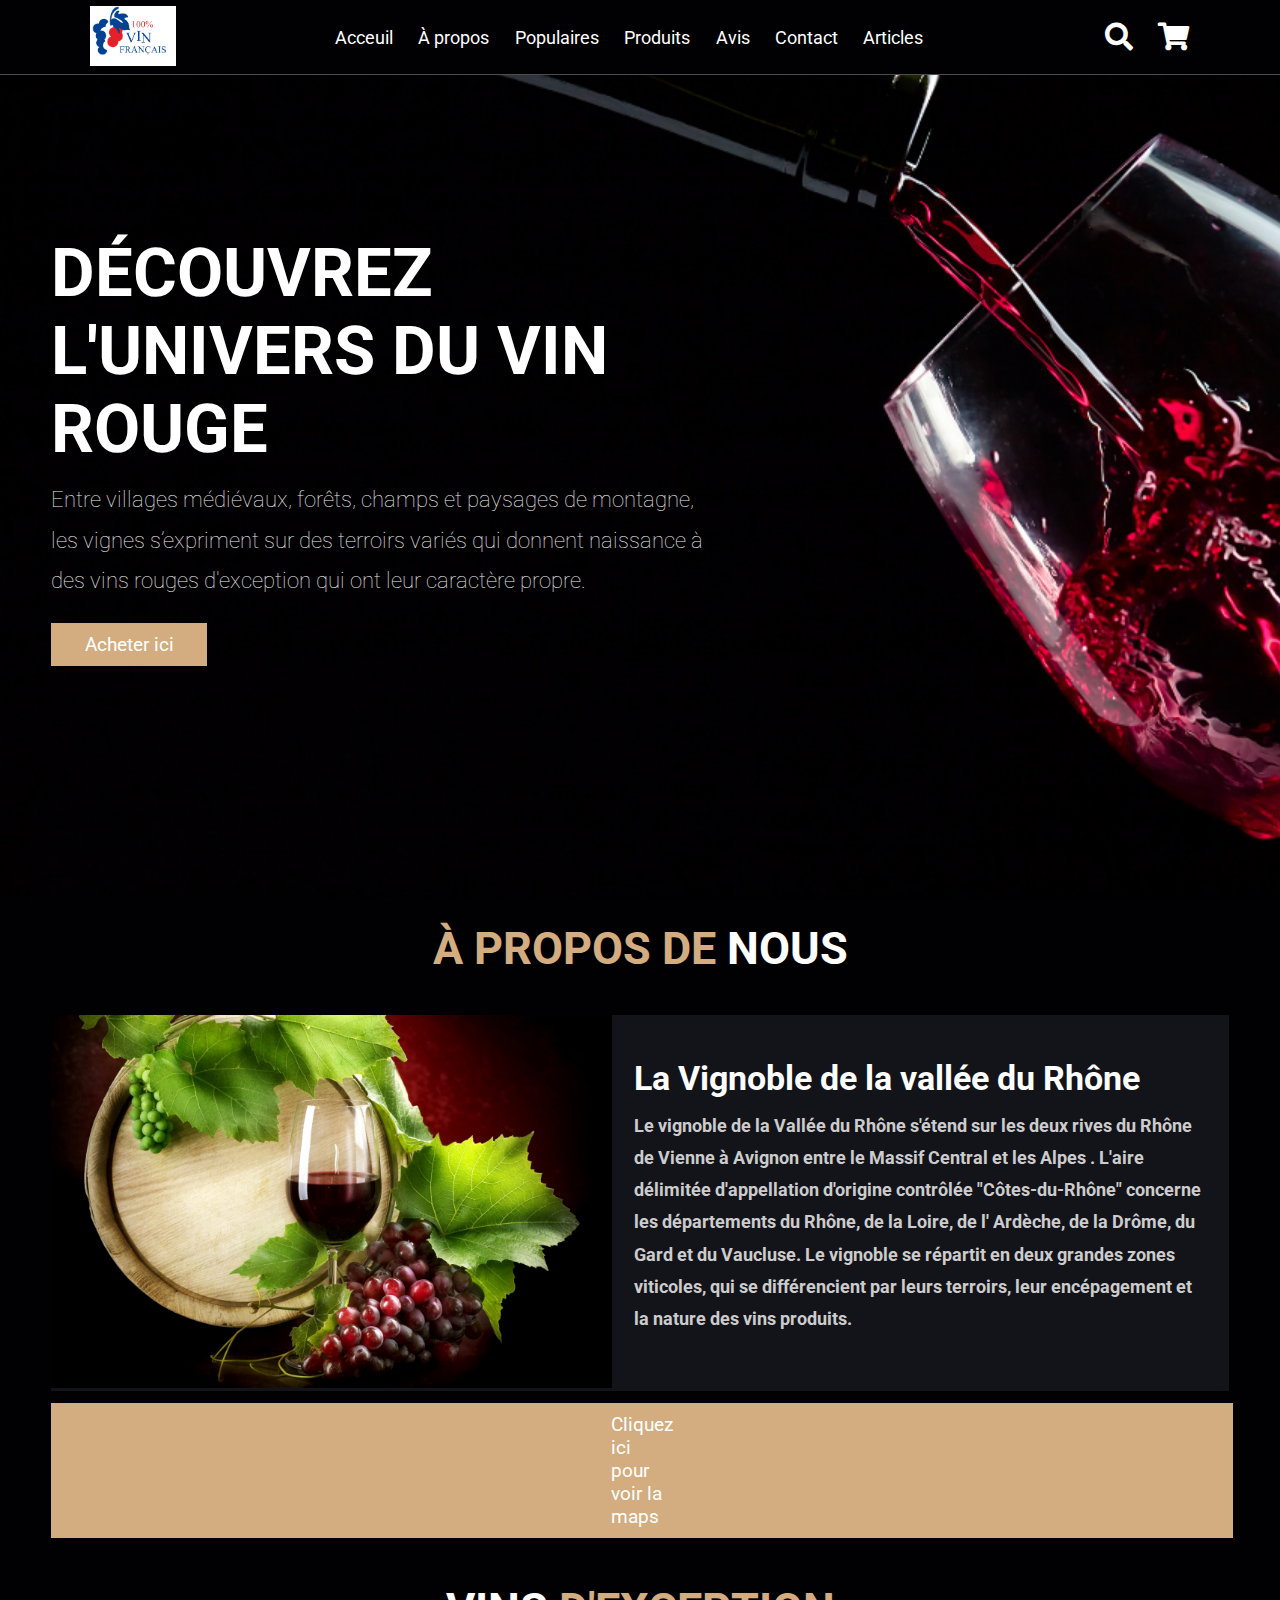
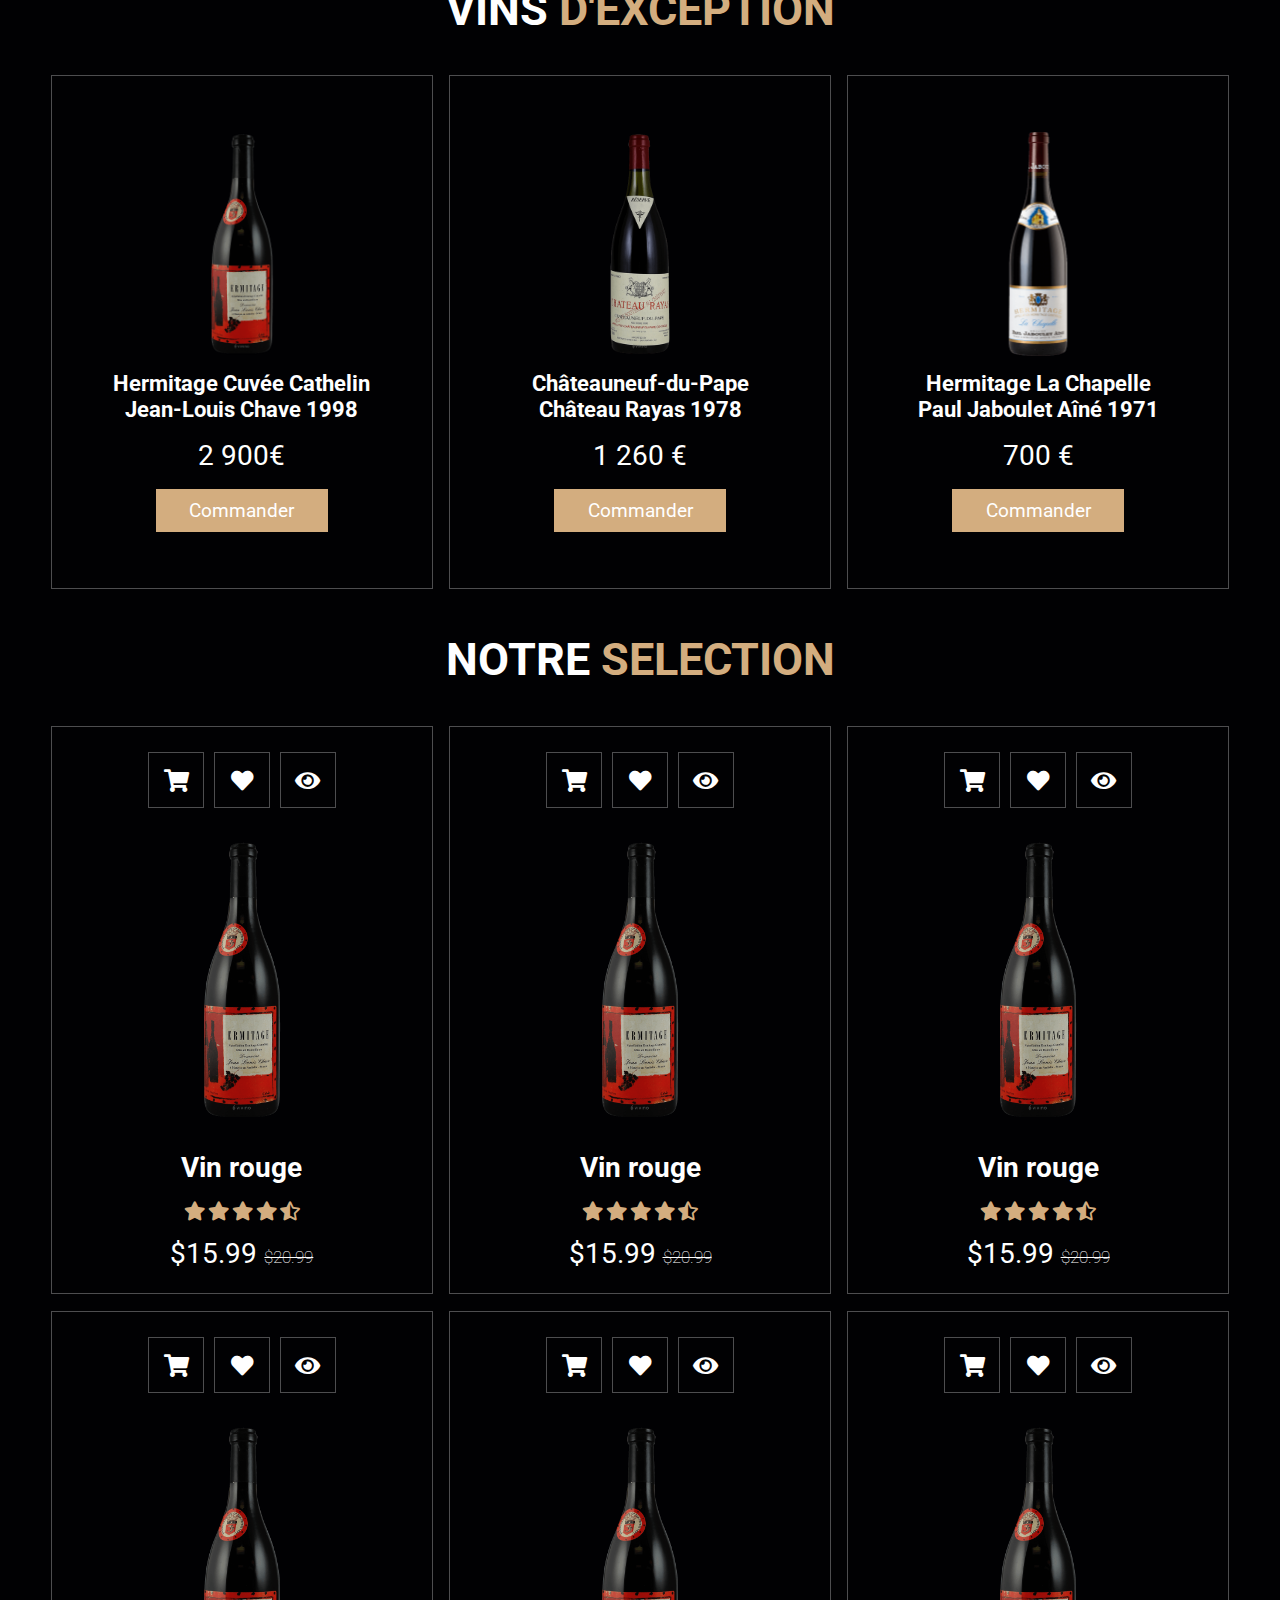
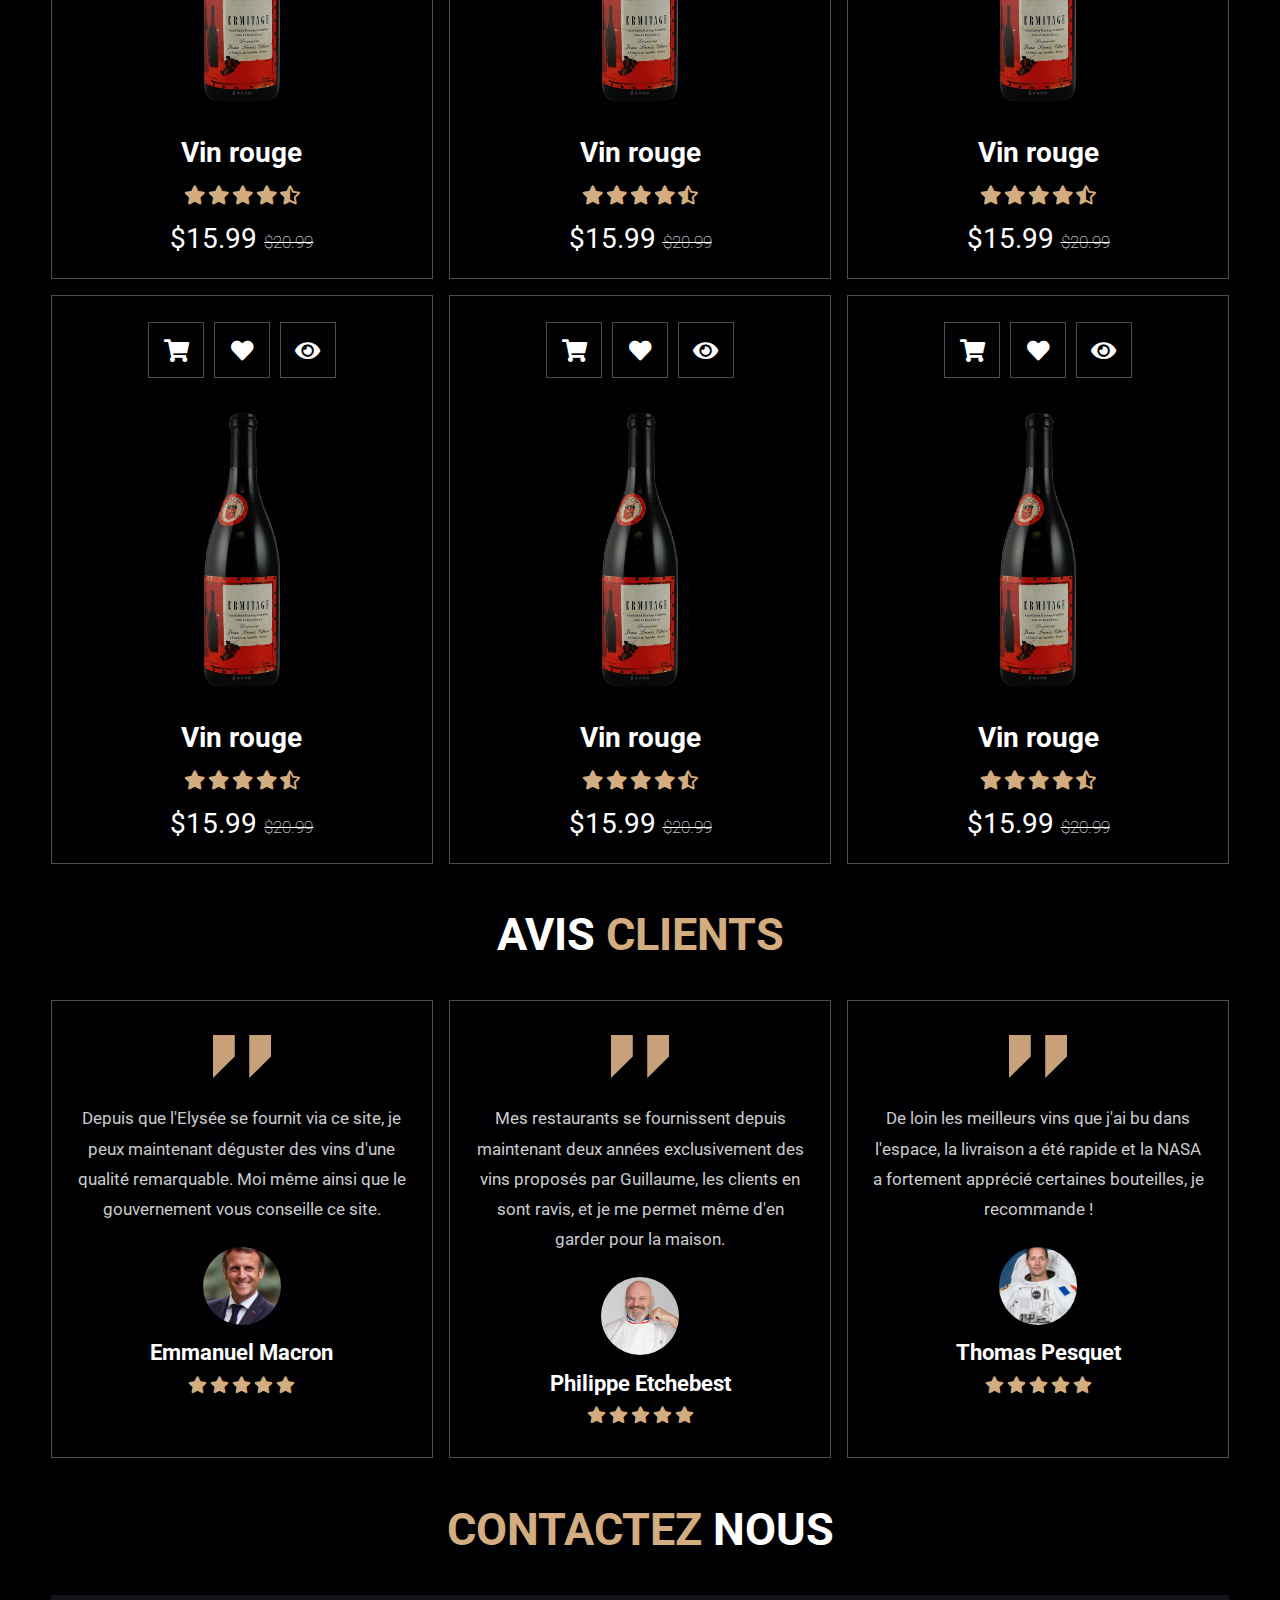
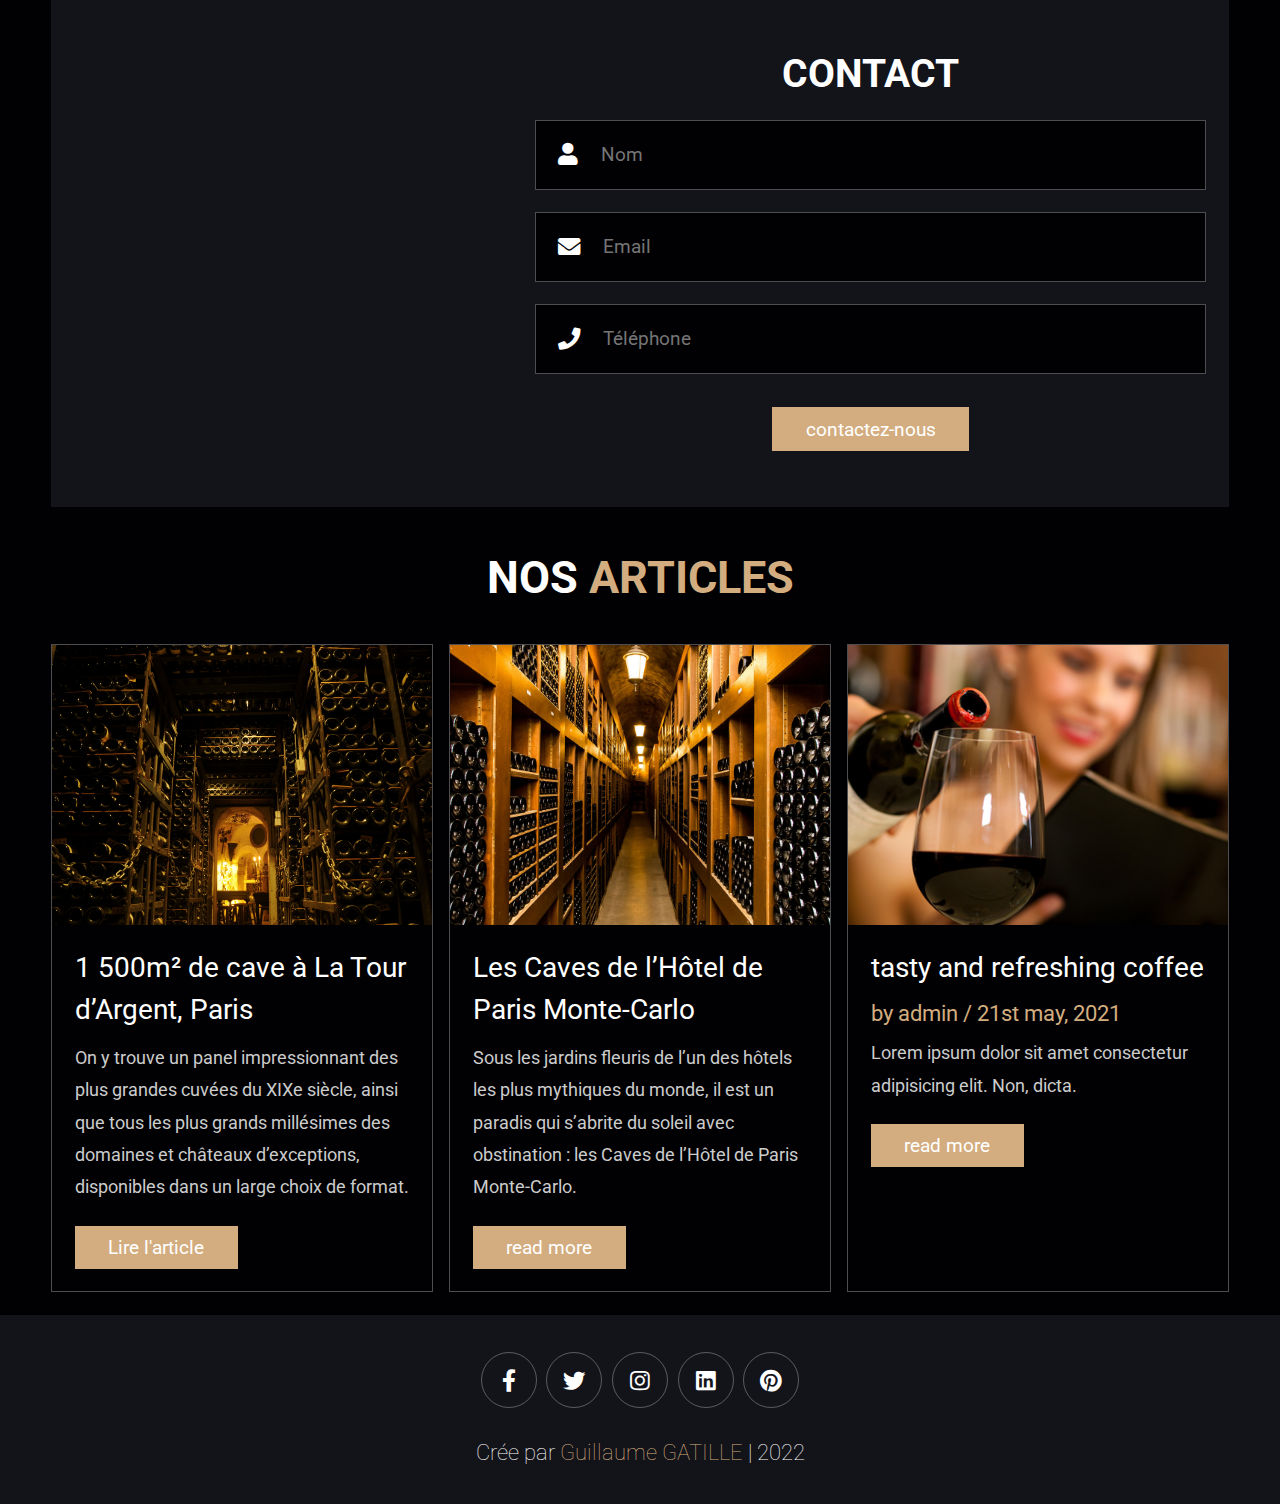
<file: Wine-website/index.html>
<!DOCTYPE html>
<html lang="fr">
<head>
    <meta charset="UTF-8">
    <meta http-equiv="X-UA-Compatible" 
    <meta name="viewport" content="width=device-width, initial-scale=1.0">
    <title>Vins d'exception en ligne</title>


    <!-- Polices utilisés avec "Font awesome"  -->
    <link rel="stylesheet" href="https://cdnjs.cloudflare.com/ajax/libs/font-awesome/5.15.4/css/all.min.css">

    <!-- Link avec le CSS  -->
    <link rel="stylesheet" href="css/style.css">

    <!-- Ajout du favicon -->
    <link rel="shortcut icon" type="image/jpg" href="wine wine.png"/>

</head>
<body>
    
<!-- header section  -------------------------------------------------------------------------------------------->

<header class="header">

    <a href="#" class="logo">
        <img src="images/logo.png" alt=""> <!-- Logo entreprise  -->
    </a>

 <!-- le # pour renvoyer à l'endroit souhaité -->
    <nav class="navbar">
        <a href="#acceuil">Acceuil</a>
        <a href="#about">À propos</a>
        <a href="#populaires">Populaires</a>
        <a href="#produits">Produits</a>
        <a href="#avis">Avis</a>
        <a href="#contact">Contact</a>
        <a href="#blogs">Articles</a>
    </nav>


    <div class="icons">
        <div class="fas fa-search" id="search-btn"></div> <!-- loupe  -->
        <div class="fas fa-shopping-cart" id="cart-btn"></div> <!-- cadis panier  -->
        <div class="fas fa-bars" id="menu-btn"></div>   <!-- pour dérouler recherche + panier  -->

    </div>

 <!-- Barre de recherche dans loupe  ------------>
    <div class="search-form">
        <input type="search" id="search-box" 
        placeholder="Que recherchez-vous ?"> 
        <label for="search-box" class="fas fa-search"></label>
    </div>

 <!-- Items dans le panier -------->

    <div class="cart-items-container"> 
        <div class="cart-item">
            <span class="fas fa-times"></span>
            <div class="content">
                <h3>Bouteille 1</h3>
                <div class="price">$15.99/-</div>
            </div>
        </div>
        <div class="cart-item">
            <span class="fas fa-times"></span>
            <div class="content">
                <h3>Bouteille 2</h3>
                <div class="price">$15.99/-</div>
            </div>
        </div>
        <div class="cart-item">
            <span class="fas fa-times"></span>
            <div class="content">
                <h3>Bouteille 3</h3>
                <div class="price">$15.99/-</div>
            </div>
        </div>
        <a href="#" class="btn">Valider panier</a>
    </div>

</header>

<!-- Fin header section  --------------------------------------------------------------------------------------->

<!-- Acceuil section starts  -->

<section class="acceuil" id="acceuil">

    <div class="content">
        <h3>Découvrez l'univers du vin rouge </h3>
        <p>Entre villages médiévaux, forêts, champs et paysages de montagne, les vignes s’expriment sur des terroirs variés qui 
            donnent naissance à des vins rouges d'exception qui ont leur caractère propre. 
</p>
        <a href="https://www.vins-bourgogne.fr/" class="btn">Acheter ici</a>
    </div>

</section>


<!-- About section starts  -->

<section class="about" id="about">

    <h1 class="heading"><span>À propos de </span> nous </h1>

    <div class="row">

        <div class="image">
            <img src="images/explication vin.jpg" alt="">
        </div>

        <div class="content">
            <h3>La Vignoble de la vallée du Rhône
            <p> Le vignoble de la Vallée du Rhône s'étend sur les deux rives du Rhône de Vienne à Avignon entre le Massif Central et les Alpes .
                L'aire délimitée d'appellation d'origine contrôlée "Côtes-du-Rhône" concerne les départements du Rhône, de la Loire, de l' Ardèche, de la Drôme, du Gard et du Vaucluse.
                Le vignoble se répartit en deux grandes zones viticoles, qui se différencient par leurs terroirs, leur encépagement et la nature des vins produits. 
                
        </div>
    </div>

    <a href="https://www.vinsvignesvignerons.com/var/plain_site/storage/images/media/images/carte-des-regions-viticoles-de-la-vallee-du-rhone-c-m.crivellaro/65017-1-fre-FR/Carte-des-regions-viticoles-de-la-Vallee-du-Rhone-C-M.CRIVELLARO.jpg" 
    target="_blank" class="bouton">Cliquez ici pour voir la maps</a>

</section>


<!-- menu section starts  -->

<section class="populaires" id="populaires">


    <h1 class="heading"> Vins  <span>d'exception </span> </h1>

    <div class="box-container">

        <div class="box">
            <img src="images/menu-1.png"">
            <h3>Hermitage Cuvée Cathelin Jean-Louis Chave 1998</h3>
            <div class="price"> 2 900€ </div>
            <a href="#" class="btn">Commander</a>
        </div>

        <div class="box">
            <img src="images/menu-2.png" alt="">
            <h3>Châteauneuf-du-Pape Château Rayas 1978 </h3>
            <div class="price">1 260 € </div>
            <a href="#" class="btn">Commander</a>
        </div>

        <div class="box">
            <img src="images/menu-3.png" alt="">
            <h3>Hermitage La Chapelle Paul Jaboulet Aîné 1971</h3>
            <div class="price">700 € </div>
            <a href="#" class="btn">Commander</a>
        </div>
    </div>

</section>

<!-- menu section de fin -->

<section class="produits" id="produits">

    <h1 class="heading"> Notre <span>selection</span> </h1>

    <div class="box-container">

        <div class="box">
            <div class="icons">
                <a href="#" class="fas fa-shopping-cart"></a>
                <a href="#" class="fas fa-heart"></a>
                <a href="#" class="fas fa-eye"></a>
            </div>
            <div class="image">
                <img src="images/menu-1.png" alt="">
            </div>
            <div class="content">
                <h3>Vin rouge</h3>
                <div class="stars">
                    <i class="fas fa-star"></i>
                    <i class="fas fa-star"></i>
                    <i class="fas fa-star"></i>
                    <i class="fas fa-star"></i>
                    <i class="fas fa-star-half-alt"></i>
                </div>
                <div class="price">$15.99 <span>$20.99</span></div>
            </div>
        </div>

        <div class="box">
            <div class="icons">
                <a href="#" class="fas fa-shopping-cart"></a>
                <a href="#" class="fas fa-heart"></a>
                <a href="#" class="fas fa-eye"></a>
            </div>
            <div class="image">
                <img src="images/menu-1.png" alt="">
            </div>
            <div class="content">
                <h3>Vin rouge</h3>
                <div class="stars">
                    <i class="fas fa-star"></i>
                    <i class="fas fa-star"></i>
                    <i class="fas fa-star"></i>
                    <i class="fas fa-star"></i>
                    <i class="fas fa-star-half-alt"></i>
                </div>
                <div class="price">$15.99 <span>$20.99</span></div>
            </div>
        </div>

        <div class="box">
            <div class="icons">
                <a href="#" class="fas fa-shopping-cart"></a>
                <a href="#" class="fas fa-heart"></a>
                <a href="#" class="fas fa-eye"></a>
            </div>
            <div class="image">
                <img src="images/menu-1.png" alt="">
            </div>
            <div class="content">
                <h3>Vin rouge</h3>
                <div class="stars">
                    <i class="fas fa-star"></i>
                    <i class="fas fa-star"></i>
                    <i class="fas fa-star"></i>
                    <i class="fas fa-star"></i>
                    <i class="fas fa-star-half-alt"></i>
                </div>
                <div class="price">$15.99 <span>$20.99</span></div>
            </div>
        </div>

        <div class="box">
            <div class="icons">
                <a href="#" class="fas fa-shopping-cart"></a>
                <a href="#" class="fas fa-heart"></a>
                <a href="#" class="fas fa-eye"></a>
            </div>
            <div class="image">
                <img src="images/menu-1.png" alt="">
            </div>
            <div class="content">
                <h3>Vin rouge</h3>
                <div class="stars">
                    <i class="fas fa-star"></i>
                    <i class="fas fa-star"></i>
                    <i class="fas fa-star"></i>
                    <i class="fas fa-star"></i>
                    <i class="fas fa-star-half-alt"></i>
                </div>
                <div class="price">$15.99 <span>$20.99</span></div>
            </div>
        </div>

        <div class="box">
            <div class="icons">
                <a href="#" class="fas fa-shopping-cart"></a>
                <a href="#" class="fas fa-heart"></a>
                <a href="#" class="fas fa-eye"></a>
            </div>
            <div class="image">
                <img src="images/menu-1.png" alt="">
            </div>
            <div class="content">
                <h3>Vin rouge</h3>
                <div class="stars">
                    <i class="fas fa-star"></i>
                    <i class="fas fa-star"></i>
                    <i class="fas fa-star"></i>
                    <i class="fas fa-star"></i>
                    <i class="fas fa-star-half-alt"></i>
                </div>
                <div class="price">$15.99 <span>$20.99</span></div>
            </div>
        </div>

        <div class="box">
            <div class="icons">
                <a href="#" class="fas fa-shopping-cart"></a>
                <a href="#" class="fas fa-heart"></a>
                <a href="#" class="fas fa-eye"></a>
            </div>
            <div class="image">
                <img src="images/menu-1.png" alt="">
            </div>
            <div class="content">
                <h3>Vin rouge</h3>
                <div class="stars">
                    <i class="fas fa-star"></i>
                    <i class="fas fa-star"></i>
                    <i class="fas fa-star"></i>
                    <i class="fas fa-star"></i>
                    <i class="fas fa-star-half-alt"></i>
                </div>
                <div class="price">$15.99 <span>$20.99</span></div>
            </div>
        </div>

        <div class="box">
            <div class="icons">
                <a href="#" class="fas fa-shopping-cart"></a>
                <a href="#" class="fas fa-heart"></a>
                <a href="#" class="fas fa-eye"></a>
            </div>
            <div class="image">
                <img src="images/menu-1.png" alt="">
            </div>
            <div class="content">
                <h3>Vin rouge</h3>
                <div class="stars">
                    <i class="fas fa-star"></i>
                    <i class="fas fa-star"></i>
                    <i class="fas fa-star"></i>
                    <i class="fas fa-star"></i>
                    <i class="fas fa-star-half-alt"></i>
                </div>
                <div class="price">$15.99 <span>$20.99</span></div>
            </div>
        </div>

        <div class="box">
            <div class="icons">
                <a href="#" class="fas fa-shopping-cart"></a>
                <a href="#" class="fas fa-heart"></a>
                <a href="#" class="fas fa-eye"></a>
            </div>
            <div class="image">
                <img src="images/menu-1.png" alt="">
            </div>
            <div class="content">
                <h3>Vin rouge</h3>
                <div class="stars">
                    <i class="fas fa-star"></i>
                    <i class="fas fa-star"></i>
                    <i class="fas fa-star"></i>
                    <i class="fas fa-star"></i>
                    <i class="fas fa-star-half-alt"></i>
                </div>
                <div class="price">$15.99 <span>$20.99</span></div>
            </div>
        </div>

        <div class="box">
            <div class="icons">
                <a href="#" class="fas fa-shopping-cart"></a>
                <a href="#" class="fas fa-heart"></a>
                <a href="#" class="fas fa-eye"></a>
            </div>
            <div class="image">
                <img src="images/menu-1.png" alt="">
            </div>
            <div class="content">
                <h3>Vin rouge</h3>
                <div class="stars">
                    <i class="fas fa-star"></i>
                    <i class="fas fa-star"></i>
                    <i class="fas fa-star"></i>
                    <i class="fas fa-star"></i>
                    <i class="fas fa-star-half-alt"></i>
                </div>
                <div class="price">$15.99 <span>$20.99</span></div>
            </div>
        </div>

    </div>

</section>

<!-- review section starts  -->

<section class="avis" id="avis">

    <h1 class="heading"> avis <span>clients</span> </h1>

    <div class="box-container">

        <div class="box">
            <img src="images/quote-img.png" alt="" class="quote">
            <p>Depuis que l'Elysée se fournit via ce site, je peux maintenant déguster des vins d'une qualité remarquable.
                Moi même ainsi que le gouvernement vous conseille ce site. 
            </p>
            <img src="images/Macron.jpg" class="user" alt="">
            <h3>Emmanuel Macron</h3>
            <div class="stars">
                <i class="fas fa-star"></i>
                <i class="fas fa-star"></i>
                <i class="fas fa-star"></i>
                <i class="fas fa-star"></i>
                <i class="fas fa-star"></i>
            </div>
        </div>

        <div class="box">
            <img src="images/quote-img.png" alt="" class="quote">
            <p> Mes restaurants se fournissent depuis maintenant deux années exclusivement des vins proposés par Guillaume,
                 les clients en sont ravis, et je me permet même d'en garder pour la maison.</p>
            <img src="images/Etchebest.jpg" class="user" alt="">
            <h3>Philippe Etchebest</h3>
            <div class="stars">
                <i class="fas fa-star"></i>
                <i class="fas fa-star"></i>
                <i class="fas fa-star"></i>
                <i class="fas fa-star"></i>
                <i class="fas fa-star"></i>
            </div>
        </div>
        
        <div class="box">
            <img src="images/quote-img.png" alt="" class="quote">
            <p>De loin les meilleurs vins que j'ai bu dans l'espace, la livraison a été rapide et la NASA 
                a fortement apprécié certaines bouteilles, je recommande !</p>
            <img src="images/Pesquet.jpg" class="user" alt="">
            <h3>Thomas Pesquet</h3>
            <div class="stars">
                <i class="fas fa-star"></i>
                <i class="fas fa-star"></i>
                <i class="fas fa-star"></i>
                <i class="fas fa-star"></i>
                <i class="fas fa-star"></i>
            </div>
        </div>

    </div>

</section>

<!-- review section ends -->

<!-- contact section starts  -->

<section class="contact" id="contact">

    <h1 class="heading"> <span>Contactez</span> nous</h1>

    <div class="row">

       
        
       
        <iframe src="https://www.google.com/maps/embed?pb=!1m18!1m12!1m3!1d83998.76457406691!2d2.276994733569231!3d48.85894658152443!2m3!1f0!2f0!3f0!3m2!1i1024!2i768!4f13.1!3m3!1m2!1s0x47e66e1f06e2b70f%3A0x40b82c3688c9460!2sParis!5e0!3m2!1sfr!2sfr!4v1671649773496!5m2!1sfr!2sfr" 
        width="450" height="450" allowfullscreen="" loading="lazy"></iframe>
      
        <form action="">
            <h3>CONTACT </h3>
            <div class="inputBox">
                <span class="fas fa-user"></span>
                <input type="text" placeholder="Nom ">
            </div>
            <div class="inputBox">
                <span class="fas fa-envelope"></span>
                <input type="email" placeholder="Email">
            </div>
            <div class="inputBox">
                <span class="fas fa-phone"></span>
                <input type="number" placeholder="Téléphone">
            </div>
            <input type="submit" value="contactez-nous" class="btn">
        </form>

    </div>

</section>

<!-- contact section ends -->

<!-- blogs section starts  -->

<section class="blogs" id="blogs">

    <h1 class="heading"> nos <span>articles</span> </h1>

    <div class="box-container">

        <div class="box">
            <div class="image">
                <img src="images/Tour argent.jpg" alt="">
            </div>
            <div class="content">
                <a href="https://tourdargent.com/la-cave/" class="title">1 500m² de cave à La Tour d’Argent, Paris</a>
                <p>On y trouve un panel impressionnant des plus grandes cuvées du XIXe siècle, ainsi que tous les plus grands millésimes des 
                    domaines et châteaux d’exceptions, disponibles dans un large choix de format.</p>
                <a href="https://tourdargent.com/la-cave/" class="btn">Lire l'article</a>
                
            </div>
        </div>

        <div class="box">
            <div class="image">
                <img src="images/Monte carlo.jpeg" alt="">
            </div>
            <div class="content">
                <a href="https://www.montecarlosbm.com/fr/wellness/hotel-de-paris-monte-carlo/les-caves-de-lhotel-de-paris-monte-carlo" class="title">Les Caves de l’Hôtel de Paris Monte-Carlo</a>
                <p>Sous les jardins fleuris de l’un des hôtels les plus mythiques du monde, il est un paradis qui s’abrite du soleil avec obstination : les Caves de l’Hôtel de Paris Monte-Carlo.</p>
                <a href="https://www.montecarlosbm.com/fr/wellness/hotel-de-paris-monte-carlo/les-caves-de-lhotel-de-paris-monte-carlo" class="btn">read more</a>
            </div>
        </div>

        <div class="box">
            <div class="image">
                <img src="images/blog-3.jpg" alt="">
            </div>
            <div class="content">
                <a href="#" class="title">tasty and refreshing coffee</a>
                <span>by admin / 21st may, 2021</span>
                <p>Lorem ipsum dolor sit amet consectetur adipisicing elit. Non, dicta.</p>
                <a href="#" class="btn">read more</a>
            </div>
        </div>

    </div>

</section>

<!-- blogs section ends -->

<!-- footer section starts  -->

<section class="footer">

    <div class="share">
        <a href="#" class="fab fa-facebook-f"></a>
        <a href="#" class="fab fa-twitter"></a>
        <a href="#" class="fab fa-instagram"></a>
        <a href="#" class="fab fa-linkedin"></a>
        <a href="#" class="fab fa-pinterest"></a>
    </div>

    <div class="credit">Crée par <span>Guillaume GATILLE</span> | 2022</div>

</section>

<!-- footer section ends -->

















<!-- custom js file link  -->
<script src="js/script.js"></script>

</body>
</html>
</file>
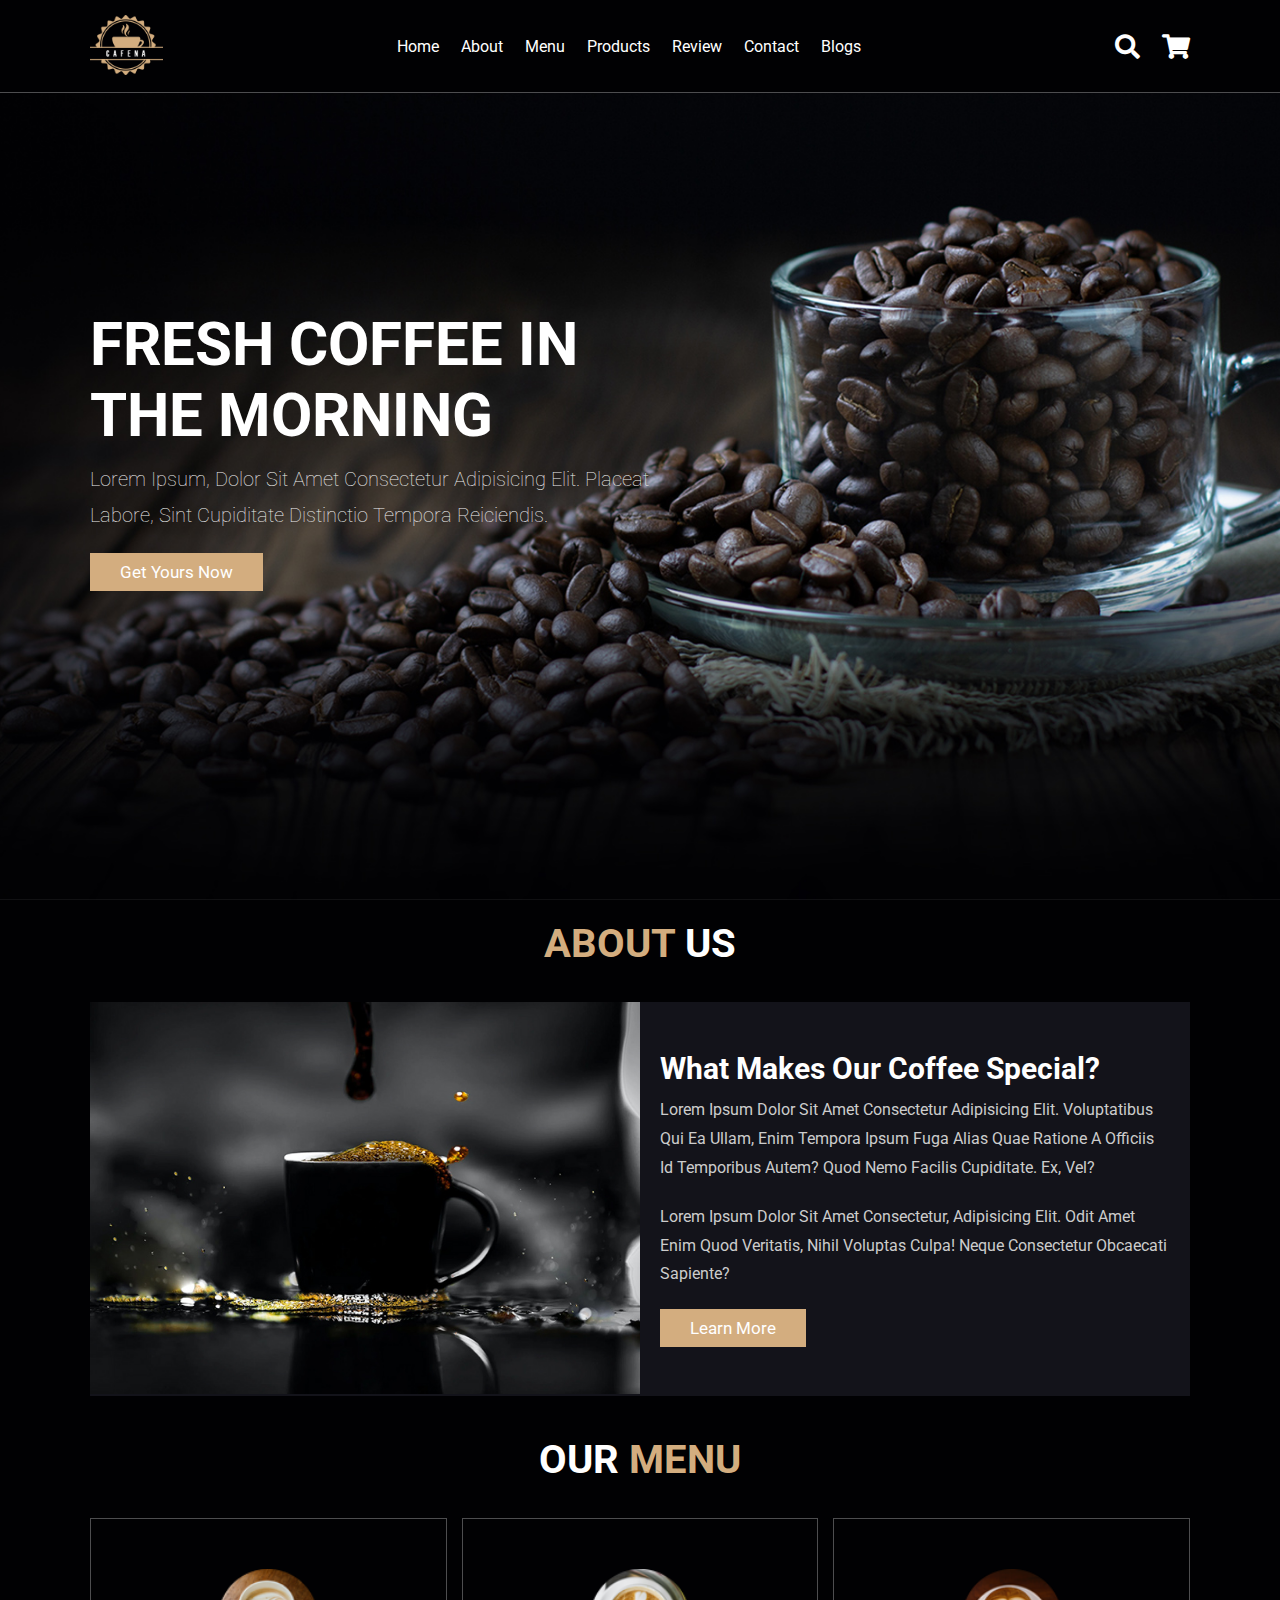
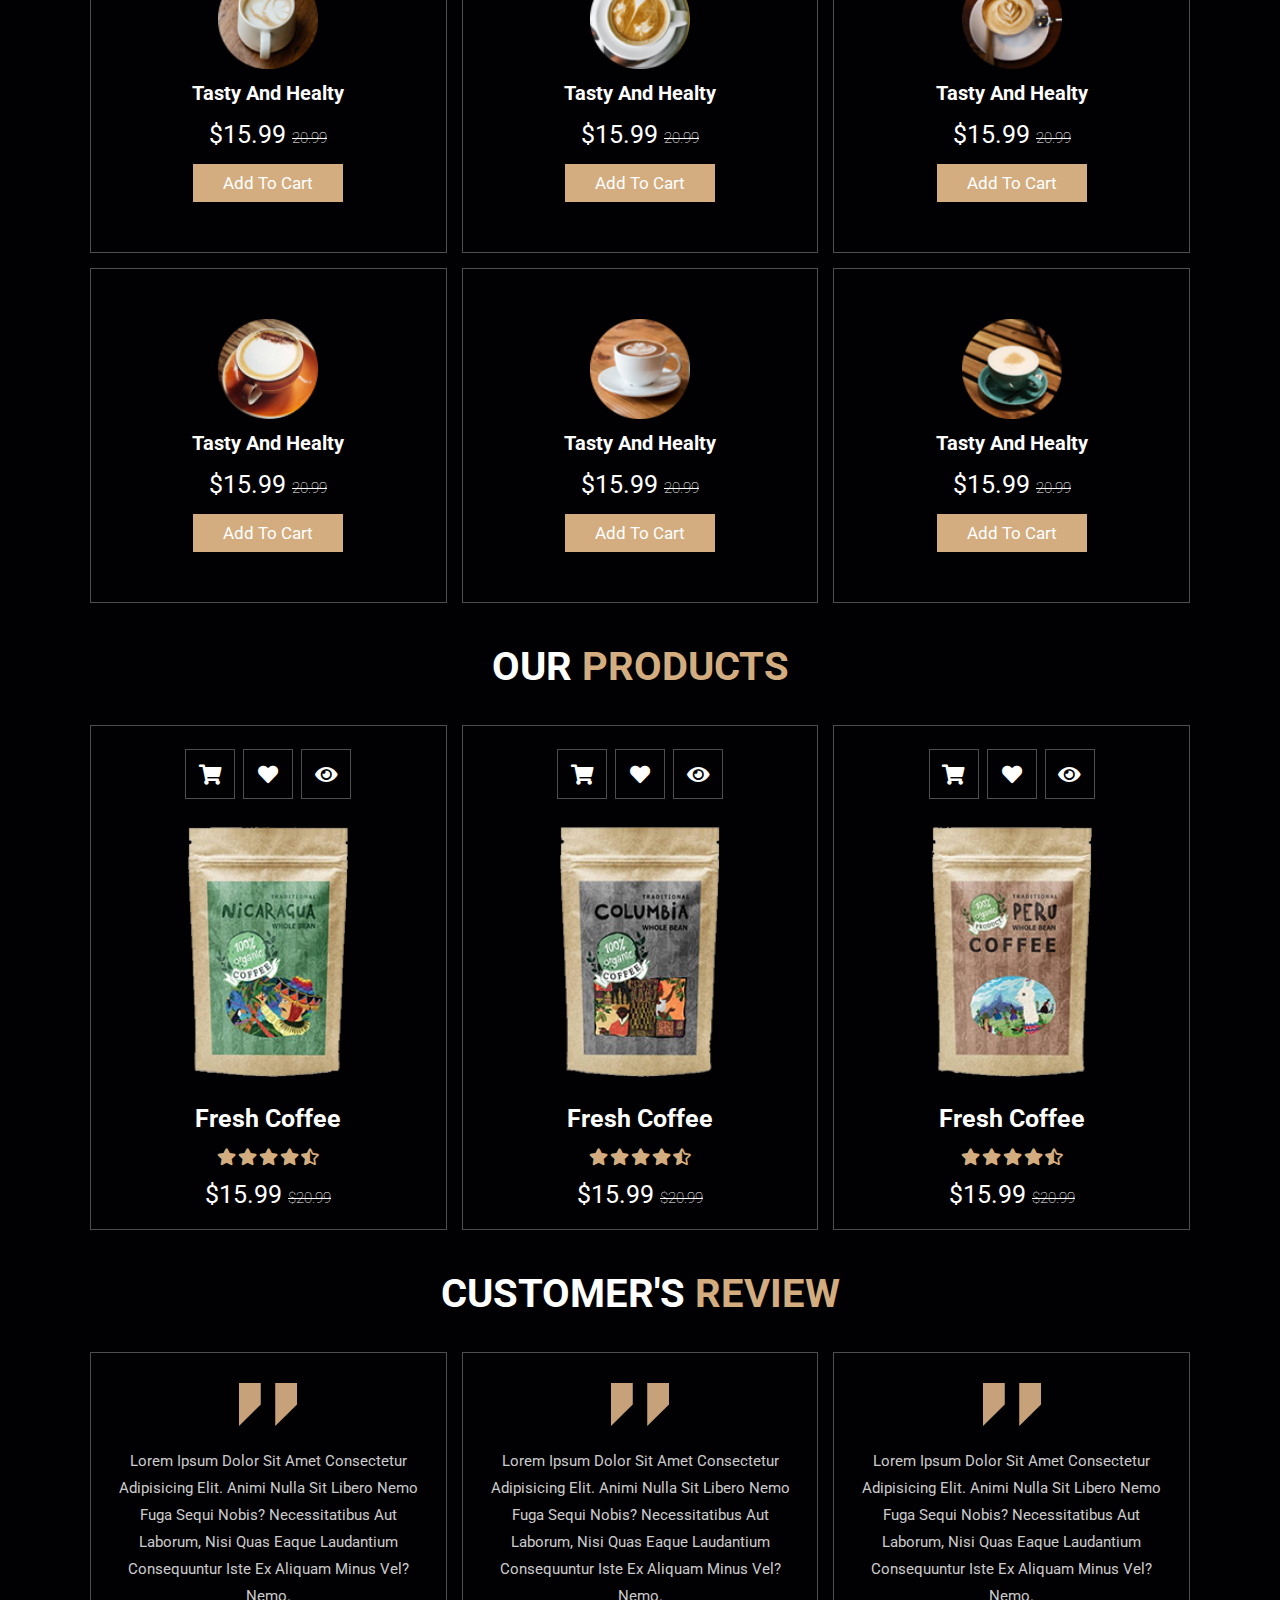
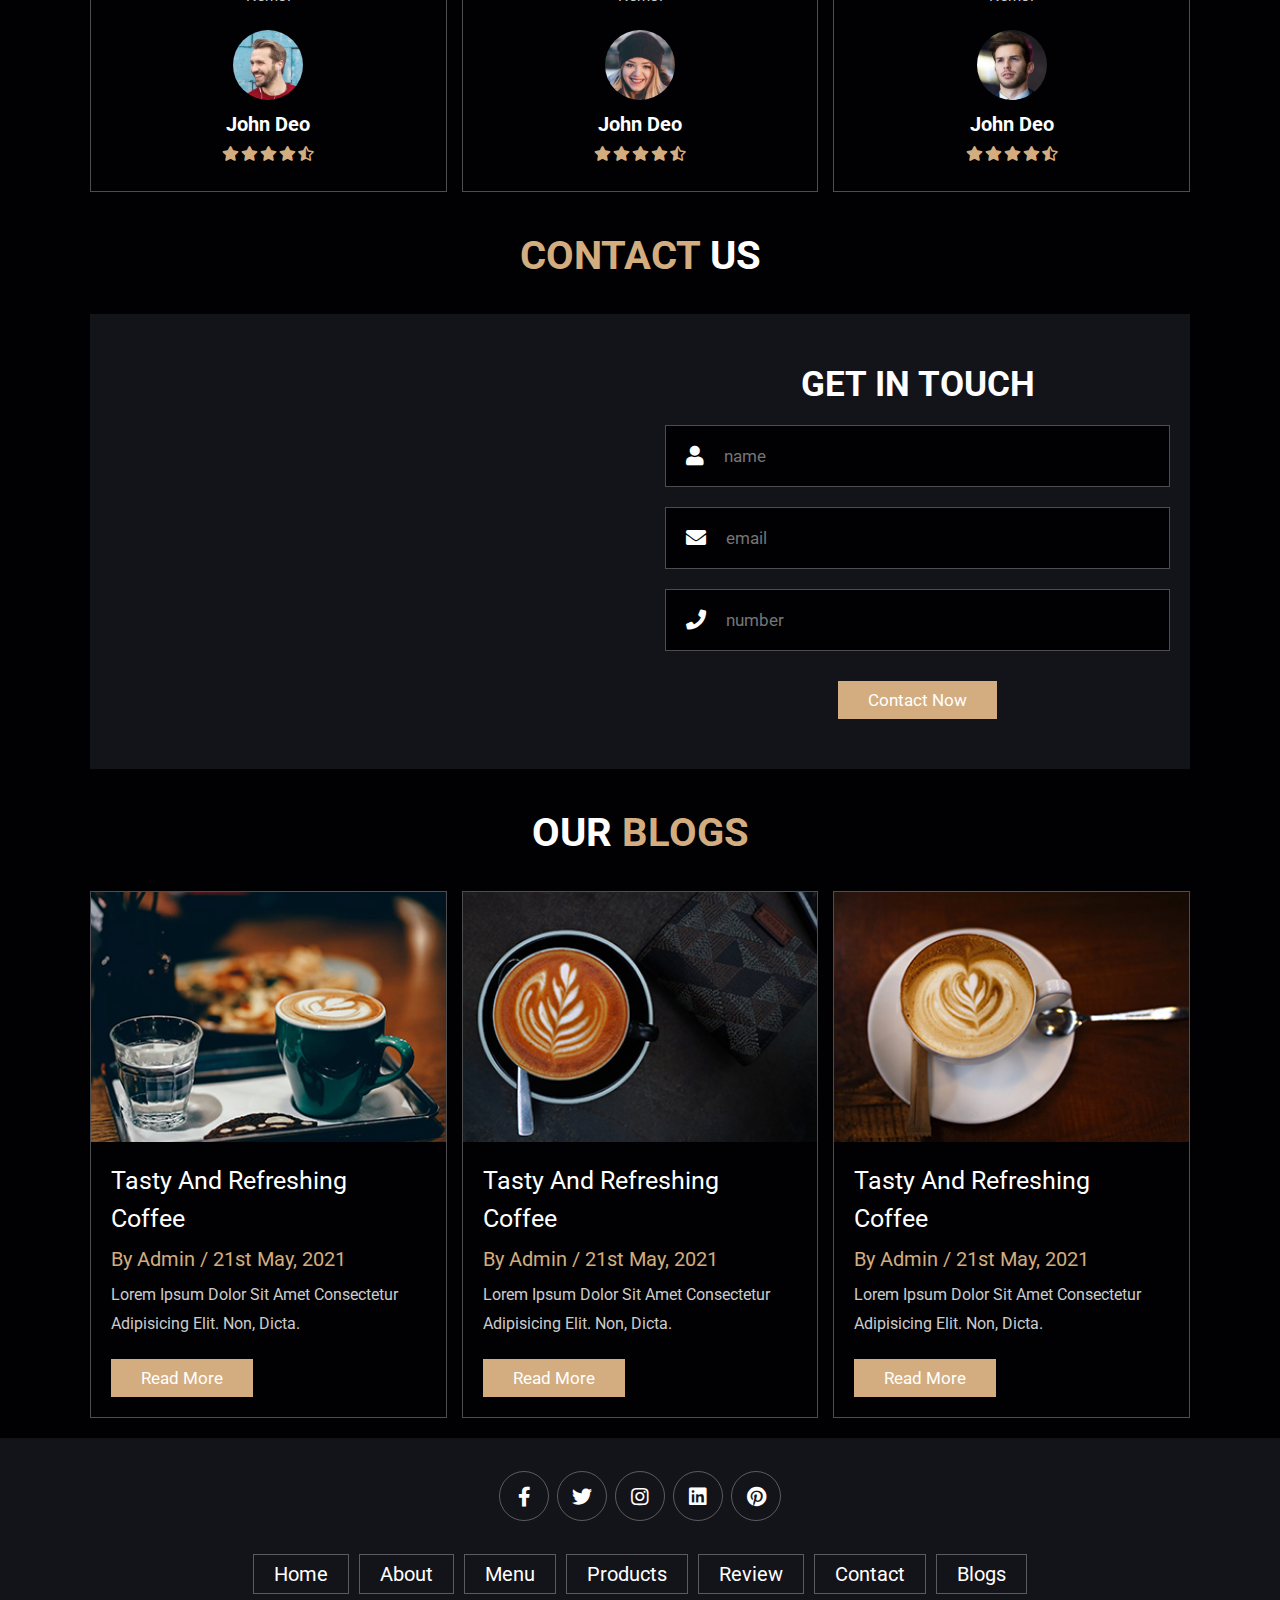
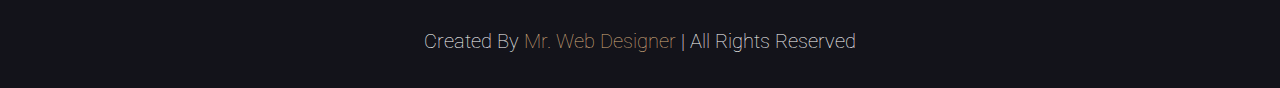
<file: Wine-website/coffee website/index.html>
<!DOCTYPE html>
<html lang="en">
<head>
    <meta charset="UTF-8">
    <meta http-equiv="X-UA-Compatible" content="IE=edge">
    <meta name="viewport" content="width=device-width, initial-scale=1.0">
    <title>complete responsive coffee shop website design</title>

    <!-- font awesome cdn link  -->
    <link rel="stylesheet" href="https://cdnjs.cloudflare.com/ajax/libs/font-awesome/5.15.4/css/all.min.css">

    <!-- custom css file link  -->
    <link rel="stylesheet" href="css/style.css">

</head>
<body>
    
<!-- header section starts  -->

<header class="header">

    <a href="#" class="logo">
        <img src="images/logo.png" alt="">
    </a>

    <nav class="navbar">
        <a href="#home">home</a>
        <a href="#about">about</a>
        <a href="#menu">menu</a>
        <a href="#products">products</a>
        <a href="#review">review</a>
        <a href="#contact">contact</a>
        <a href="#blogs">blogs</a>
    </nav>

    <div class="icons">
        <div class="fas fa-search" id="search-btn"></div>
        <div class="fas fa-shopping-cart" id="cart-btn"></div>
        <div class="fas fa-bars" id="menu-btn"></div>
    </div>

    <div class="search-form">
        <input type="search" id="search-box" placeholder="search here...">
        <label for="search-box" class="fas fa-search"></label>
    </div>

    <div class="cart-items-container">
        <div class="cart-item">
            <span class="fas fa-times"></span>
            <img src="images/cart-item-1.png" alt="">
            <div class="content">
                <h3>cart item 01</h3>
                <div class="price">$15.99/-</div>
            </div>
        </div>
        <div class="cart-item">
            <span class="fas fa-times"></span>
            <img src="images/cart-item-2.png" alt="">
            <div class="content">
                <h3>cart item 02</h3>
                <div class="price">$15.99/-</div>
            </div>
        </div>
        <div class="cart-item">
            <span class="fas fa-times"></span>
            <img src="images/cart-item-3.png" alt="">
            <div class="content">
                <h3>cart item 03</h3>
                <div class="price">$15.99/-</div>
            </div>
        </div>
        <div class="cart-item">
            <span class="fas fa-times"></span>
            <img src="images/cart-item-4.png" alt="">
            <div class="content">
                <h3>cart item 04</h3>
                <div class="price">$15.99/-</div>
            </div>
        </div>
        <a href="#" class="btn">checkout now</a>
    </div>

</header>

<!-- header section ends -->

<!-- home section starts  -->

<section class="home" id="home">

    <div class="content">
        <h3>fresh coffee in the morning</h3>
        <p>Lorem ipsum, dolor sit amet consectetur adipisicing elit. Placeat labore, sint cupiditate distinctio tempora reiciendis.</p>
        <a href="#" class="btn">get yours now</a>
    </div>

</section>

<!-- home section ends -->

<!-- about section starts  -->

<section class="about" id="about">

    <h1 class="heading"> <span>about</span> us </h1>

    <div class="row">

        <div class="image">
            <img src="images/about-img.jpeg" alt="">
        </div>

        <div class="content">
            <h3>what makes our coffee special?</h3>
            <p>Lorem ipsum dolor sit amet consectetur adipisicing elit. Voluptatibus qui ea ullam, enim tempora ipsum fuga alias quae ratione a officiis id temporibus autem? Quod nemo facilis cupiditate. Ex, vel?</p>
            <p>Lorem ipsum dolor sit amet consectetur, adipisicing elit. Odit amet enim quod veritatis, nihil voluptas culpa! Neque consectetur obcaecati sapiente?</p>
            <a href="#" class="btn">learn more</a>
        </div>

    </div>

</section>

<!-- about section ends -->

<!-- menu section starts  -->

<section class="menu" id="menu">

    <h1 class="heading"> our <span>menu</span> </h1>

    <div class="box-container">

        <div class="box">
            <img src="images/menu-1.png" alt="">
            <h3>tasty and healty</h3>
            <div class="price">$15.99 <span>20.99</span></div>
            <a href="#" class="btn">add to cart</a>
        </div>

        <div class="box">
            <img src="images/menu-2.png" alt="">
            <h3>tasty and healty</h3>
            <div class="price">$15.99 <span>20.99</span></div>
            <a href="#" class="btn">add to cart</a>
        </div>

        <div class="box">
            <img src="images/menu-3.png" alt="">
            <h3>tasty and healty</h3>
            <div class="price">$15.99 <span>20.99</span></div>
            <a href="#" class="btn">add to cart</a>
        </div>

        <div class="box">
            <img src="images/menu-4.png" alt="">
            <h3>tasty and healty</h3>
            <div class="price">$15.99 <span>20.99</span></div>
            <a href="#" class="btn">add to cart</a>
        </div>

        <div class="box">
            <img src="images/menu-5.png" alt="">
            <h3>tasty and healty</h3>
            <div class="price">$15.99 <span>20.99</span></div>
            <a href="#" class="btn">add to cart</a>
        </div>

        <div class="box">
            <img src="images/menu-6.png" alt="">
            <h3>tasty and healty</h3>
            <div class="price">$15.99 <span>20.99</span></div>
            <a href="#" class="btn">add to cart</a>
        </div>

    </div>

</section>

<!-- menu section ends -->

<section class="products" id="products">

    <h1 class="heading"> our <span>products</span> </h1>

    <div class="box-container">

        <div class="box">
            <div class="icons">
                <a href="#" class="fas fa-shopping-cart"></a>
                <a href="#" class="fas fa-heart"></a>
                <a href="#" class="fas fa-eye"></a>
            </div>
            <div class="image">
                <img src="images/product-1.png" alt="">
            </div>
            <div class="content">
                <h3>fresh coffee</h3>
                <div class="stars">
                    <i class="fas fa-star"></i>
                    <i class="fas fa-star"></i>
                    <i class="fas fa-star"></i>
                    <i class="fas fa-star"></i>
                    <i class="fas fa-star-half-alt"></i>
                </div>
                <div class="price">$15.99 <span>$20.99</span></div>
            </div>
        </div>

        <div class="box">
            <div class="icons">
                <a href="#" class="fas fa-shopping-cart"></a>
                <a href="#" class="fas fa-heart"></a>
                <a href="#" class="fas fa-eye"></a>
            </div>
            <div class="image">
                <img src="images/product-2.png" alt="">
            </div>
            <div class="content">
                <h3>fresh coffee</h3>
                <div class="stars">
                    <i class="fas fa-star"></i>
                    <i class="fas fa-star"></i>
                    <i class="fas fa-star"></i>
                    <i class="fas fa-star"></i>
                    <i class="fas fa-star-half-alt"></i>
                </div>
                <div class="price">$15.99 <span>$20.99</span></div>
            </div>
        </div>

        <div class="box">
            <div class="icons">
                <a href="#" class="fas fa-shopping-cart"></a>
                <a href="#" class="fas fa-heart"></a>
                <a href="#" class="fas fa-eye"></a>
            </div>
            <div class="image">
                <img src="images/product-3.png" alt="">
            </div>
            <div class="content">
                <h3>fresh coffee</h3>
                <div class="stars">
                    <i class="fas fa-star"></i>
                    <i class="fas fa-star"></i>
                    <i class="fas fa-star"></i>
                    <i class="fas fa-star"></i>
                    <i class="fas fa-star-half-alt"></i>
                </div>
                <div class="price">$15.99 <span>$20.99</span></div>
            </div>
        </div>

    </div>

</section>

<!-- review section starts  -->

<section class="review" id="review">

    <h1 class="heading"> customer's <span>review</span> </h1>

    <div class="box-container">

        <div class="box">
            <img src="images/quote-img.png" alt="" class="quote">
            <p>Lorem ipsum dolor sit amet consectetur adipisicing elit. Animi nulla sit libero nemo fuga sequi nobis? Necessitatibus aut laborum, nisi quas eaque laudantium consequuntur iste ex aliquam minus vel? Nemo.</p>
            <img src="images/pic-1.png" class="user" alt="">
            <h3>john deo</h3>
            <div class="stars">
                <i class="fas fa-star"></i>
                <i class="fas fa-star"></i>
                <i class="fas fa-star"></i>
                <i class="fas fa-star"></i>
                <i class="fas fa-star-half-alt"></i>
            </div>
        </div>

        <div class="box">
            <img src="images/quote-img.png" alt="" class="quote">
            <p>Lorem ipsum dolor sit amet consectetur adipisicing elit. Animi nulla sit libero nemo fuga sequi nobis? Necessitatibus aut laborum, nisi quas eaque laudantium consequuntur iste ex aliquam minus vel? Nemo.</p>
            <img src="images/pic-2.png" class="user" alt="">
            <h3>john deo</h3>
            <div class="stars">
                <i class="fas fa-star"></i>
                <i class="fas fa-star"></i>
                <i class="fas fa-star"></i>
                <i class="fas fa-star"></i>
                <i class="fas fa-star-half-alt"></i>
            </div>
        </div>
        
        <div class="box">
            <img src="images/quote-img.png" alt="" class="quote">
            <p>Lorem ipsum dolor sit amet consectetur adipisicing elit. Animi nulla sit libero nemo fuga sequi nobis? Necessitatibus aut laborum, nisi quas eaque laudantium consequuntur iste ex aliquam minus vel? Nemo.</p>
            <img src="images/pic-3.png" class="user" alt="">
            <h3>john deo</h3>
            <div class="stars">
                <i class="fas fa-star"></i>
                <i class="fas fa-star"></i>
                <i class="fas fa-star"></i>
                <i class="fas fa-star"></i>
                <i class="fas fa-star-half-alt"></i>
            </div>
        </div>

    </div>

</section>

<!-- review section ends -->

<!-- contact section starts  -->

<section class="contact" id="contact">

    <h1 class="heading"> <span>contact</span> us </h1>

    <div class="row">

        <iframe class="map" src="https://www.google.com/maps/embed?pb=!1m18!1m12!1m3!1d30153.788252261566!2d72.82321484621745!3d19.141690214227783!2m3!1f0!2f0!3f0!3m2!1i1024!2i768!4f13.1!3m3!1m2!1s0x3be7b63aceef0c69%3A0x2aa80cf2287dfa3b!2sJogeshwari%20West%2C%20Mumbai%2C%20Maharashtra%20400047!5e0!3m2!1sen!2sin!4v1629452077891!5m2!1sen!2sin" allowfullscreen="" loading="lazy"></iframe>

        <form action="">
            <h3>get in touch</h3>
            <div class="inputBox">
                <span class="fas fa-user"></span>
                <input type="text" placeholder="name">
            </div>
            <div class="inputBox">
                <span class="fas fa-envelope"></span>
                <input type="email" placeholder="email">
            </div>
            <div class="inputBox">
                <span class="fas fa-phone"></span>
                <input type="number" placeholder="number">
            </div>
            <input type="submit" value="contact now" class="btn">
        </form>

    </div>

</section>

<!-- contact section ends -->

<!-- blogs section starts  -->

<section class="blogs" id="blogs">

    <h1 class="heading"> our <span>blogs</span> </h1>

    <div class="box-container">

        <div class="box">
            <div class="image">
                <img src="images/blog-1.jpeg" alt="">
            </div>
            <div class="content">
                <a href="#" class="title">tasty and refreshing coffee</a>
                <span>by admin / 21st may, 2021</span>
                <p>Lorem ipsum dolor sit amet consectetur adipisicing elit. Non, dicta.</p>
                <a href="#" class="btn">read more</a>
            </div>
        </div>

        <div class="box">
            <div class="image">
                <img src="images/blog-2.jpeg" alt="">
            </div>
            <div class="content">
                <a href="#" class="title">tasty and refreshing coffee</a>
                <span>by admin / 21st may, 2021</span>
                <p>Lorem ipsum dolor sit amet consectetur adipisicing elit. Non, dicta.</p>
                <a href="#" class="btn">read more</a>
            </div>
        </div>

        <div class="box">
            <div class="image">
                <img src="images/blog-3.jpeg" alt="">
            </div>
            <div class="content">
                <a href="#" class="title">tasty and refreshing coffee</a>
                <span>by admin / 21st may, 2021</span>
                <p>Lorem ipsum dolor sit amet consectetur adipisicing elit. Non, dicta.</p>
                <a href="#" class="btn">read more</a>
            </div>
        </div>

    </div>

</section>

<!-- blogs section ends -->

<!-- footer section starts  -->

<section class="footer">

    <div class="share">
        <a href="#" class="fab fa-facebook-f"></a>
        <a href="#" class="fab fa-twitter"></a>
        <a href="#" class="fab fa-instagram"></a>
        <a href="#" class="fab fa-linkedin"></a>
        <a href="#" class="fab fa-pinterest"></a>
    </div>

    <div class="links">
        <a href="#">home</a>
        <a href="#">about</a>
        <a href="#">menu</a>
        <a href="#">products</a>
        <a href="#">review</a>
        <a href="#">contact</a>
        <a href="#">blogs</a>
    </div>

    <div class="credit">created by <span>mr. web designer</span> | all rights reserved</div>

</section>

<!-- footer section ends -->

















<!-- custom js file link  -->
<script src="js/script.js"></script>

</body>
</html>
</file>
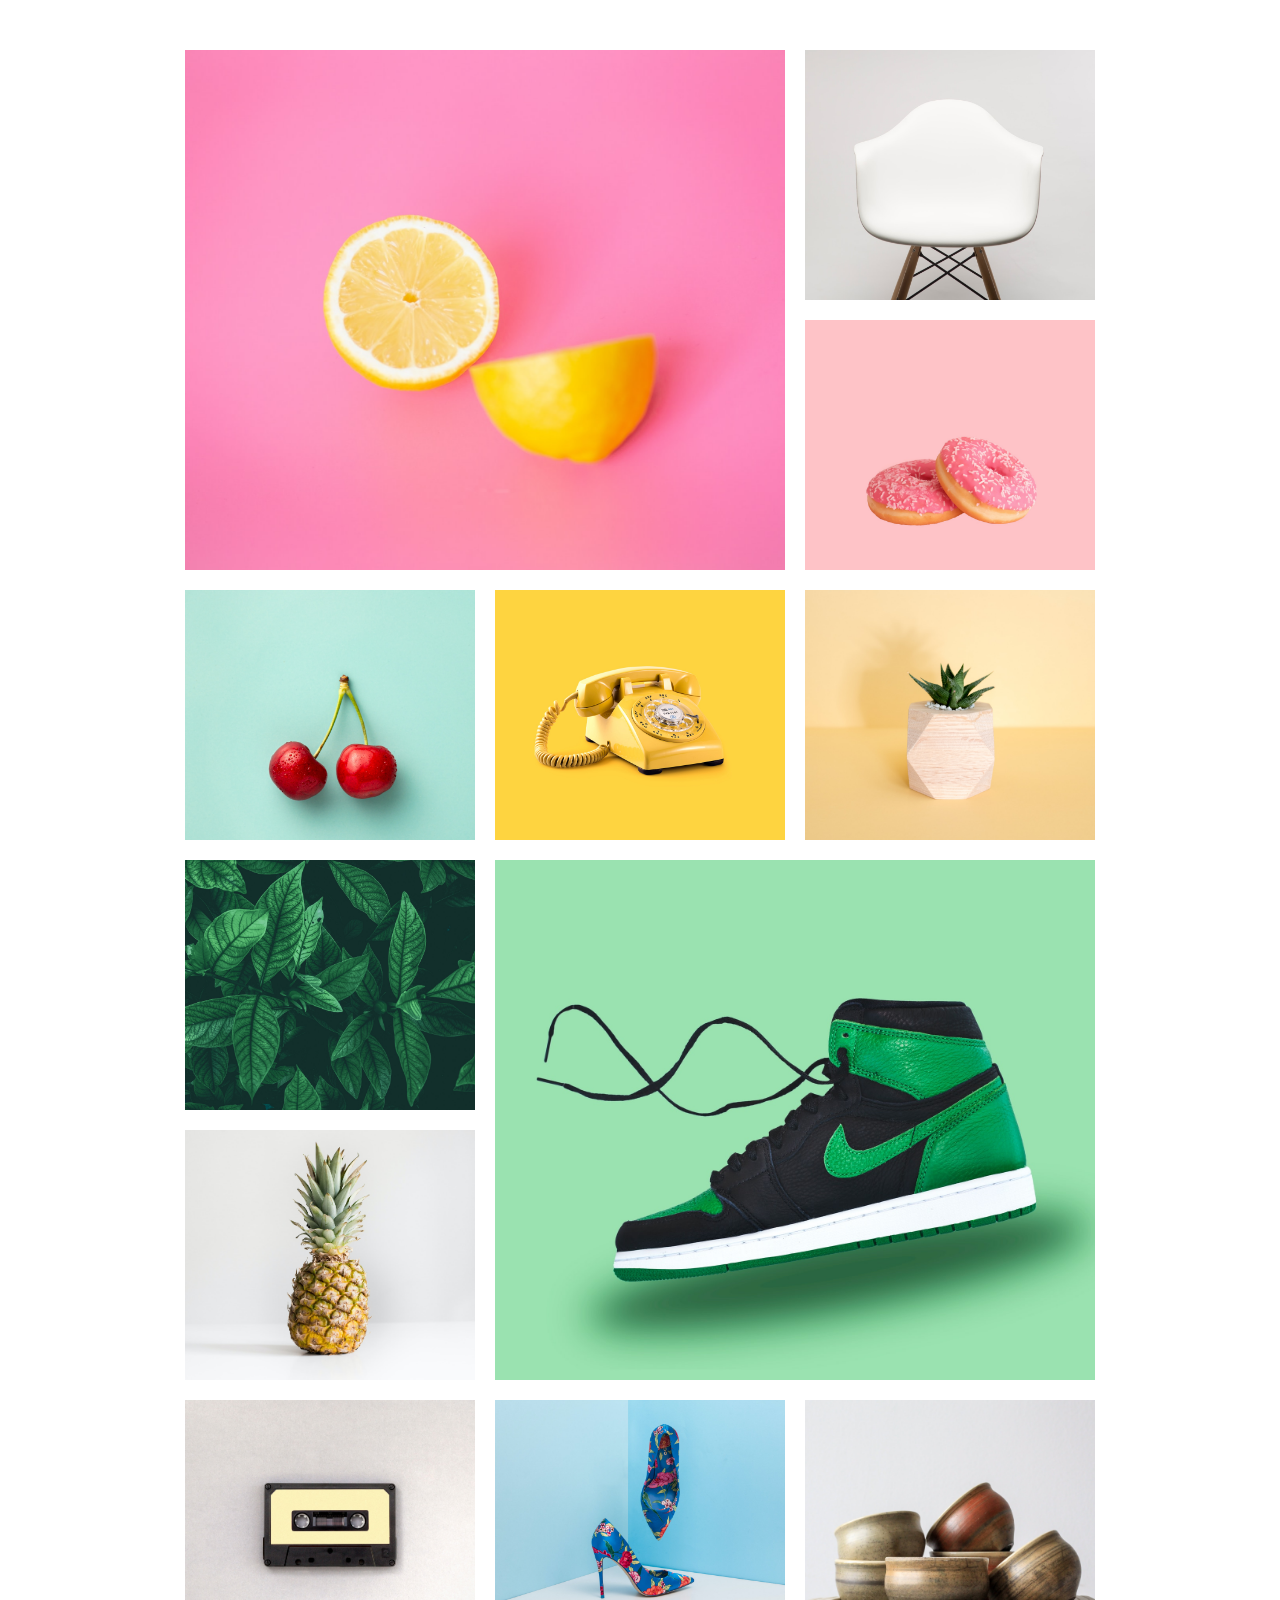
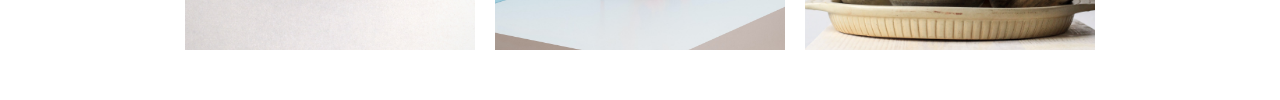
<file: Scroll-instagram/instagram.html>
<!DOCTYPE html>
<html lang="en">
  <head>
    <meta charset="UTF-8" />
    <meta name="viewport" content="width=device-width, initial-scale=1.0" />
    <title>Instagram de Guillaume</title>
    <!-- Google Fonts Link -->
    <link
      href="https://fonts.googleapis.com/css2?family=Source+Sans+Pro:wght@300;400;600;700;900&display=swap"
      rel="stylesheet"
    />
    <!-- stylesheet -->
    <link rel="stylesheet" href="style.css" />
  </head>
  <body>
    <div class="image-gallery">
      <div class="image-box">
        <img src="img-1.jpg" alt="img.jpg" />
        <div class="overlay">
          <div class="details">
            <h3 class="title">
              <a href="#">Your Title</a>
            </h3>
            <span class="category">
              <a href="#">Category</a>
            </span>
          </div>
        </div>
      </div>
      <div class="image-box">
        <img src="img-2.jpg" alt="img.jpg" />
        <div class="overlay">
          <div class="details">
            <h3 class="title">
              <a href="#">Your Title</a>
            </h3>
            <span class="category">
              <a href="#">Category</a>
            </span>
          </div>
        </div>
      </div>
      <div class="image-box">
        <img src="img-3.jpg" alt="img.jpg" />
        <div class="overlay">
          <div class="details">
            <h3 class="title">
              <a href="#">Your Title</a>
            </h3>
            <span class="category">
              <a href="#">Category</a>
            </span>
          </div>
        </div>
      </div>
      <div class="image-box">
        <img src="img-8.jpg" alt="img.jpg" />
        <div class="overlay">
          <div class="details">
            <h3 class="title">
              <a href="#">Your Title</a>
            </h3>
            <span class="category">
              <a href="#">Category</a>
            </span>
          </div>
        </div>
      </div>
      <div class="image-box">
        <img src="img-9.jpg" alt="img.jpg" />
        <div class="overlay">
          <div class="details">
            <h3 class="title">
              <a href="#">Your Title</a>
            </h3>
            <span class="category">
              <a href="#">Category</a>
            </span>
          </div>
        </div>
      </div>
      <div class="image-box">
        <img src="img-11.jpg" alt="img.jpg" />
        <div class="overlay">
          <div class="details">
            <h3 class="title">
              <a href="#">Your Title</a>
            </h3>
            <span class="category">
              <a href="#">Category</a>
            </span>
          </div>
        </div>
      </div>
      <div class="image-box">
        <img src="img-12.jpg" alt="img.jpg" />
        <div class="overlay">
          <div class="details">
            <h3 class="title">
              <a href="#">Your Title</a>
            </h3>
            <span class="category">
              <a href="#">Category</a>
            </span>
          </div>
        </div>
      </div>
      <div class="image-box">
        <img src="img-5.jpg" alt="img.jpg" />
        <div class="overlay">
          <div class="details">
            <h3 class="title">
              <a href="#">Your Title</a>
            </h3>
            <span class="category">
              <a href="#">Category</a>
            </span>
          </div>
        </div>
      </div>
      <div class="image-box">
        <img src="img-6.jpg" alt="img.jpg" />
        <div class="overlay">
          <div class="details">
            <h3 class="title">
              <a href="#">Your Title</a>
            </h3>
            <span class="category">
              <a href="#">Category</a>
            </span>
          </div>
        </div>
      </div>
      <div class="image-box">
        <img src="img-4.jpg" alt="img.jpg" />
        <div class="overlay">
          <div class="details">
            <h3 class="title">
              <a href="#">Your Title</a>
            </h3>
            <span class="category">
              <a href="#">Category</a>
            </span>
          </div>
        </div>
      </div>
      <div class="image-box">
        <img src="img-10.jpg" alt="img.jpg" />
        <div class="overlay">
          <div class="details">
            <h3 class="title">
              <a href="#">Your Title</a>
            </h3>
            <span class="category">
              <a href="#">Category</a>
            </span>
          </div>
        </div>
      </div>
      <div class="image-box">
        <img src="img-7.jpg" alt="img.jpg" />
        <div class="overlay">
          <div class="details">
            <h3 class="title">
              <a href="#">Your Title</a>
            </h3>
            <span class="category">
              <a href="#">Category</a>
            </span>
          </div>
        </div>
      </div>
    </div>
  </body>
</html>
</file>
<file: Wine-website/css/style.css>
@import url("https://fonts.googleapis.com/css2?family=Roboto:wght@100;300;400;500;700&display=swap");

:root {
  --main-color: #d3ad7f;
  --black: #13131a;
  --bg: #010103;
  --border: 0.1rem solid rgba(255, 255, 255, 0.3);
}

* {
  font-family: "Roboto", sans-serif;
  margin: 0;
  padding: 0;
  box-sizing: border-box;
  outline: none;
  border: none;
  text-decoration: none;
  text-transform: none;
  transition: 0.2s linear;
}

html {
  font-size: 70%;
  overflow-x: hidden;
  scroll-padding-top: 9rem;
  scroll-behavior: smooth;
}

/* Barre latéral de scroll ----------------------------------------------*/

*::-webkit-scrollbar {
  width: 12px;
}

*::-webkit-scrollbar-track {
  background: rgb(0, 0, 0);
}

*::-webkit-scrollbar-thumb {
  background-color: rgb(117, 0, 0);
  border-radius: 20px;
}

body {
  background: var(--bg);
}

/* padding = marge 4 cotés ----------------------------------------*/

section {
  padding: 2rem 4%;
}

/* HEADING = premiers mots titre ---------------------------------------------------*/

.heading {
  text-align: center;
  color: rgb(255, 255, 255);
  text-transform: uppercase;
  padding-bottom: 3.5rem;
  font-size: 4rem;
}

.heading span {
  color: var(--main-color);
  text-transform: uppercase; /* full majuscule -----------*/
}

/* Tout les boutons dans les rectangles ---------------------------------------------------------*/

.bouton {
  margin-top: 1rem;         /* Marge sur le haut -*/
  display: inline-block;
  padding: 0.9rem 50rem;
  font-size: 1.7rem;
  color: rgb(255, 255, 255);
  background: var(--main-color);   /* Variable inscirte plus haute, pour ne pas toujours répéter la couleur de fond -*/
  cursor: pointer;
}

.btn {
  margin-top: 1rem;
  display: inline-block;
  padding: 0.9rem 3rem;
  font-size: 1.7rem;
  color: rgb(255, 255, 255);
  background: var(--main-color);
  cursor: pointer;
}

/* Espacement lettres quand le curseur est dessus  ---------------------------------------------------------*/

.btn:hover {
  letter-spacing: 0.2rem;
}

/* HEADER  ---------------------------------------------------------------------------------------------*/

.header {
  background: var(--bg);
  display: flex;
  align-items: center;
  justify-content: space-between;
  padding: 0.5rem 7%;
  border-bottom: var(--border);
  position: fixed;
  left: 0;
  right: 0;
  z-index: auto; /* ordre des couches, ce qui passe devant ou derrière----------------------------------*/
}

.header .logo img {
  height: 60px;
}

.header .navbar a {
  margin: 0 1rem;
  font-size: 1.6rem;
  color: #fff;
}

.header .navbar a:hover {
  /* :hover pour l'apparence d'un élément au moment où l'utilisateur le survole avec le pointeur -*/
  color: var(--main-color);
  border-bottom: solid;

  padding-bottom: 3px;
}

.header .icons div {
  color: #fff;
  cursor: pointer;
  font-size: 2.5rem;
  margin-left: 2rem;
}

.header .icons div:hover {
  color: var(--main-color);
}

#menu-btn {
  display: none;
}

.header .search-form {
  position: absolute;
  top: 115%;
  right: 7%;
  background: #fff;
  width: 40rem;
  height: 5rem;
  display: flex;
  align-items: center;
  transform: scaleY(0);
  transform-origin: top;
}

.header .search-form.active {
  transform: scaleY(1);
}

.header .search-form input {
  height: 100%;
  width: 100%;
  font-size: 1.6rem;
  color: var(--black);
  padding: 1rem;
  text-transform: none;
}

.header .search-form label {
  cursor: pointer;
  font-size: 2.2rem;
  margin-right: 1.5rem;
  color: var(--black);
}

.header .search-form label:hover {
  color: var(--main-color);
}

.header .cart-items-container {
  position: absolute;
  top: 100%;
  right: -100%;
  height: calc(100vh - 9.5rem);
  width: 35rem;
  background: #fff;
  padding: 0 1.5rem;
}

.header .cart-items-container.active {
  right: 0;
}

.header .cart-items-container .cart-item {
  position: relative;
  margin: 2rem 0;
  display: flex;
  align-items: center;
  gap: 1.5rem;
}

.header .cart-items-container .cart-item .fa-times {
  position: absolute;
  top: 1rem;
  right: 1rem;
  font-size: 2rem;
  cursor: pointer;
  color: var(--black);
}

.header .cart-items-container .cart-item .fa-times:hover {
  color: var(--main-color);
}

.header .cart-items-container .cart-item img {
  height: 7rem;
}

.header .cart-items-container .cart-item .content h3 {
  font-size: 2rem;
  color: var(--black);
  padding-bottom: 0.5rem;
}

.header .cart-items-container .cart-item .content .price {
  font-size: 1.5rem;
  color: var(--main-color);
}

.header .cart-items-container .btn {
  width: 100%;
  text-align: center;
}

/* Onglets tout en haut  ---------------------------------------------------------------------------------------------*/

/* ------------  ACCEUIL  ---------------------------------------------------------------------------------------------*/

.acceuil {
  min-height: 100vh;
  max-height: vh;
  display: flex;
  align-items: center;
  background: url(../images/wine\ wine\ .png) no-repeat;
  background-size: cover;
  background-position: countaine;
}

.acceuil .content {
  max-width: 60rem;
}

.acceuil .content h3 {
  font-size: 6rem;
  text-transform: uppercase;
  color: #fff;
}

.acceuil .content p {
  font-size: 2rem;
  font-weight: lighter;
  line-height: 1.8;
  padding: 1rem 0;
  color: #eee;
}

/* ------  ABOUT  ---------------------------------------------------------------------------------------------*/

.about .row {
  display: flex;
  align-items: center;
  background: var(--black);
  flex-wrap: wrap;
}

.about .row .image {
  flex: 1 1 40rem;
}

.about .row .image img {
  width: 100%;
}
.about .row .content {
  flex: 1 1 45rem;
  padding: 2rem;
}

.about .row .content h3 {
  font-size: 3rem;
  color: #fff;
}

.about .row .content p {
  font-size: 1.6rem;
  color: #ccc;
  padding: 1rem 0;
  line-height: 1.8;
}

/* ------  POPULAIRES  ---------------------------------------------------------------------------------------------*/

.populaires .box-container {
  display: grid;
  grid-template-columns: repeat(auto-fit, minmax(30rem, 1fr));
  gap: 1.5rem;
}

.populaires .box-container .box {
  padding: 5rem;
  text-align: center;
  border: var(--border);
}

.populaires .box-container .box img {   /* Taille de l'image*/
  height: 20rem;
}

.populaires .box-container .box h3 {
  color: #fff;
  font-size: 2rem;
  padding: 1rem 0;
}

.populaires .box-container .box .price {
  color: #fff;
  font-size: 2.5rem;
  padding: 0.5rem 0;
}

.populaires .box-container .box .price span {
  font-size: 1.5rem;
  text-decoration: line-through;
  font-weight: lighter;
}

.populaires .box-container .box:hover {
  background: #fff;
}

.populaires .box-container .box:hover > * {
  color: var(--black);
}

/* ------  PRODUITS  ---------------------------------------------------------------------------------------------*/

.produits .box-container {
  display: grid;
  grid-template-columns: repeat(auto-fit, minmax(30rem, 1fr));
  gap: 1.5rem;
}

.produits .box-container .box {
  text-align: center;
  border: var(--border);
  padding: 2rem;
}

.produits .box-container .box .icons a {
  height: 5rem;
  width: 5rem;
  line-height: 5rem;
  font-size: 2rem;
  border: var(--border);
  color: #fff;
  margin: 0.3rem;
}

.produits .box-container .box .icons a:hover {
  background: var(--main-color);
}

.produits .box-container .box .image {
  padding: 2.5rem 0;
}

.produits .box-container .box .image img {
  height: 25rem;
}

.produits .box-container .box .content h3 {
  color: #fff;
  font-size: 2.5rem;
}

.produits .box-container .box .content .stars {
  padding: 1.5rem;
}

.produits .box-container .box .content .stars i {
  font-size: 1.7rem;
  color: var(--main-color);
}

.produits .box-container .box .content .price {
  color: #fff;
  font-size: 2.5rem;
}

.produits .box-container .box .content .price span {
  text-decoration: line-through;
  font-weight: lighter;
  font-size: 1.5rem;
}

/* ------  AVIS   ---------------------------------------------------------------------------------------------*/

.avis .box-container {
  display: grid;
  grid-template-columns: repeat(auto-fit, minmax(30rem, 1fr));
  gap: 1.5rem;
}

.avis .box-container .box {
  border: var(--border);
  text-align: center;
  padding: 3rem 2rem;
}

.avis .box-container .box p {
  font-size: 1.5rem;
  line-height: 1.8;
  color: #ccc;
  padding: 2rem 0;
}

.avis .box-container .box .user {
  height: 7rem;
  width: 7rem;
  border-radius: 50%;
  object-fit: cover;
}

.avis .box-container .box h3 {
  padding: 1rem 0;
  font-size: 2rem;
  color: #fff;
}

.avis .box-container .box .stars i {
  font-size: 1.5rem;
  color: var(--main-color);
}

/* ------  CONTACT  ---------------------------------------------------------------------------------------------*/

.contact .row {
  display: flex;
  background: var(--black);
  flex-wrap: wrap;
  gap: 1rem;
}

.contact .row .map {
  flex: 50rem;
  width: 10%;
  object-fit: cover;
}

.contact .row form {
  flex: 1 1 45rem;
  padding: 5rem 2rem;
  text-align: center;
}

.contact .row form h3 {
  text-transform: uppercase;
  font-size: 3.5rem;
  color: #fff;
}

.contact .row form .inputBox {
  display: flex;
  align-items: center;
  margin-top: 2rem;
  margin-bottom: 2rem;
  background: var(--bg);
  border: var(--border);
}

.contact .row form .inputBox span {
  color: #fff;
  font-size: 2rem;
  padding-left: 2rem;
}

.contact .row form .inputBox input {
  width: 100%;
  padding: 2rem;
  font-size: 1.7rem;
  color: #fff;
  text-transform: none;
  background: none;
}

/* ------  BLOG  ---------------------------------------------------------------------------------------------*/

.blogs .box-container {
  display: grid;
  grid-template-columns: repeat(auto-fit, minmax(30rem, 1fr));
  gap: 1.5rem;
}

.blogs .box-container .box {
  border: var(--border);
}

.blogs .box-container .box .image {
  height: 25rem;
  overflow: hidden;
  width: 100%;
}

.blogs .box-container .box .image img {
  height: 100%;
  object-fit: cover;
  width: 100%;
}

.blogs .box-container .box:hover .image img {
  transform: scale(1.2);
}

.blogs .box-container .box .content {
  padding: 2rem;
}

.blogs .box-container .box .content .title {
  font-size: 2.5rem;
  line-height: 1.5;
  color: #fff;
}

.blogs .box-container .box .content .title:hover {
  color: var(--main-color);
}

.blogs .box-container .box .content span {
  color: var(--main-color);
  display: block;
  padding-top: 1rem;
  font-size: 2rem;
}

.blogs .box-container .box .content p {
  font-size: 1.6rem;
  line-height: 1.8;
  color: #ccc;
  padding: 1rem 0;
}

/* FIN Onglets tout en haut  ---------------------------------------------------------------------------------------------*/

/* FOOTER  ---------------------------------------------------------------------------------------------*/

.footer {
  background: var(--black);
  text-align: center;
}

.footer .share {
  padding: 1rem 0;
}

.footer .share a {
  height: 5rem;
  width: 5rem;
  line-height: 5rem;
  font-size: 2rem;
  color: #fff;
  border: var(--border);
  margin: 0.3rem;
  border-radius: 50%;
}

.footer .share a:hover {
  background-color: var(--main-color);
}


.footer .credit {
  font-size: 2rem;
  color: #fff;
  font-weight: lighter;
  padding: 1.5rem;
}

.footer .credit span {
  color: var(--main-color);
}

/* --  CSS3 media queries utilisés  */
@media (max-width: 991px) {
  html {
    font-size: 55%;
  }

  .header {
    padding: 1.5rem 2rem;
  }

  section {
    padding: 2rem;
  }
}

@media (max-width: 768px) {
  #menu-bttn {
    display: inline-block;
  }

  .header .navbar {
    position: absolute;
    top: 100%;
    right: -100%;
    background: #fff;
    width: 30rem;
    height: calc(100vh - 9.5rem);
  }

  .header .navbar.active {
    right: 0;
  }

  .header .navbar a {
    color: var(--black);
    display: block;
    margin: 1.5rem;
    padding: 0.5rem;
    font-size: 2rem;
  }

  .header .search-form {
    width: 90%;
    right: 2rem;
  }

  .acceuil {
    background-position: left;
    justify-content: center;
    text-align: center;
  }

  .acceuil .content h3 {
    font-size: 45rem;
  }

  .acceuil .content p {
    font-size: 1.5rem;
  }
}

@media (max-width: 450px) {
  html {
    font-size: 50%;
  }
}
</file>
<file: Wine-website/coffee website/css/style.css>
@import url('https://fonts.googleapis.com/css2?family=Roboto:wght@100;300;400;500;700&display=swap');

:root{
    --main-color:#d3ad7f;
    --black:#13131a;
    --bg:#010103;
    --border:.1rem solid rgba(255,255,255,.3);
}

*{
    font-family: 'Roboto', sans-serif;
    margin:0; padding:0;
    box-sizing: border-box;
    outline: none; border:none;
    text-decoration: none;
    text-transform: capitalize;
    transition: .2s linear;
}

html{
    font-size: 62.5%;
    overflow-x: hidden;
    scroll-padding-top: 9rem;
    scroll-behavior: smooth;
}

html::-webkit-scrollbar{
    width: .8rem;
}

html::-webkit-scrollbar-track{
    background: transparent;
}

html::-webkit-scrollbar-thumb{
    background: #fff;
    border-radius: 5rem;
}

body{
    background: var(--bg);
}

section{
    padding:2rem 7%;
}

.heading{
    text-align: center;
    color:#fff;
    text-transform: uppercase;
    padding-bottom: 3.5rem;
    font-size: 4rem;
}

.heading span{
    color:var(--main-color);
    text-transform: uppercase;
}

.btn{
    margin-top: 1rem;
    display: inline-block;
    padding:.9rem 3rem;
    font-size: 1.7rem;
    color:#fff;
    background: var(--main-color);
    cursor: pointer;
}

.btn:hover{
    letter-spacing: .2rem;
}

.header{
    background: var(--bg);
    display: flex;
    align-items: center;
    justify-content: space-between;
    padding:1.5rem 7%;
    border-bottom: var(--border);
    position: fixed;
    top:0; left: 0; right: 0;
    z-index: 1000;
}

.header .logo img{
    height: 6rem;
}

.header .navbar a{
    margin:0 1rem;
    font-size: 1.6rem;
    color:#fff;
}

.header .navbar a:hover{
    color:var(--main-color);
    border-bottom: .1rem solid var(--main-color);
    padding-bottom: .5rem;
}

.header .icons div{
    color:#fff;
    cursor: pointer;
    font-size: 2.5rem;
    margin-left: 2rem;
}

.header .icons div:hover{
    color:var(--main-color);
}

#menu-btn{
    display: none;
}

.header .search-form{
    position: absolute;
    top:115%; right: 7%;
    background: #fff;
    width: 50rem;
    height: 5rem;
    display: flex;
    align-items: center;
    transform: scaleY(0);
    transform-origin: top;
}

.header .search-form.active{
    transform: scaleY(1);
}

.header .search-form input{
    height: 100%;
    width: 100%;
    font-size: 1.6rem;
    color:var(--black);
    padding:1rem;
    text-transform: none;
}

.header .search-form label{
    cursor: pointer;
    font-size: 2.2rem;
    margin-right: 1.5rem;
    color:var(--black);
}

.header .search-form label:hover{
    color:var(--main-color);
}

.header .cart-items-container{
    position: absolute;
    top:100%; right: -100%;
    height: calc(100vh - 9.5rem);
    width: 35rem;
    background: #fff;
    padding:0 1.5rem;
}

.header .cart-items-container.active{
    right: 0;
}

.header .cart-items-container .cart-item{
    position: relative;
    margin:2rem 0;
    display: flex;
    align-items: center;
    gap:1.5rem;
}

.header .cart-items-container .cart-item .fa-times{
    position: absolute;
    top:1rem; right: 1rem;
    font-size: 2rem;
    cursor: pointer;
    color: var(--black);
}

.header .cart-items-container .cart-item .fa-times:hover{
    color:var(--main-color);
}

.header .cart-items-container .cart-item img{
    height: 7rem;
}

.header .cart-items-container .cart-item .content h3{
    font-size: 2rem;
    color:var(--black);
    padding-bottom: .5rem;
}

.header .cart-items-container .cart-item .content .price{
    font-size: 1.5rem;
    color:var(--main-color);
}

.header .cart-items-container .btn{
    width: 100%;
    text-align: center;
}

.home{
    min-height: 100vh;
    display: flex;
    align-items: center;
    background:url(../images/home-img.jpeg) no-repeat;
    background-size: cover;
    background-position: center;
}

.home .content{
    max-width: 60rem;
}

.home .content h3{
    font-size: 6rem;
    text-transform: uppercase;
    color:#fff;
}

.home .content p{
    font-size: 2rem;
    font-weight: lighter;
    line-height: 1.8;
    padding:1rem 0;
    color:#eee;
}

.about .row{
    display: flex;
    align-items: center;
    background:var(--black);
    flex-wrap: wrap;
}

.about .row .image{
    flex:1 1 45rem;
}

.about .row .image img{
    width: 100%;
}
.about .row .content{
    flex:1 1 45rem;
    padding:2rem;
}

.about .row .content h3{
    font-size: 3rem;
    color:#fff;
}

.about .row .content p{
    font-size: 1.6rem;
    color:#ccc;
    padding:1rem 0;
    line-height: 1.8;
}

.menu .box-container{
    display: grid;
    grid-template-columns: repeat(auto-fit, minmax(30rem, 1fr));
    gap:1.5rem;
}

.menu .box-container .box{
    padding:5rem;
    text-align: center;
    border:var(--border);    
}

.menu .box-container .box img{
    height: 10rem;
}

.menu .box-container .box h3{
    color: #fff;
    font-size: 2rem;
    padding:1rem 0;
}

.menu .box-container .box .price{
    color: #fff;
    font-size: 2.5rem;
    padding:.5rem 0;
}

.menu .box-container .box .price span{
    font-size: 1.5rem;
    text-decoration: line-through;
    font-weight: lighter;
}

.menu .box-container .box:hover{
    background:#fff;
}

.menu .box-container .box:hover > *{
    color:var(--black);
}

.products .box-container{
    display: grid;
    grid-template-columns: repeat(auto-fit, minmax(30rem, 1fr));
    gap:1.5rem;
}

.products .box-container .box{
    text-align: center;
    border:var(--border);
    padding: 2rem;
}

.products .box-container .box .icons a{
    height: 5rem;
    width: 5rem;
    line-height: 5rem;
    font-size: 2rem;
    border:var(--border);
    color:#fff;
    margin:.3rem;
}

.products .box-container .box .icons a:hover{
    background:var(--main-color);
}

.products .box-container .box .image{
    padding: 2.5rem 0;
}

.products .box-container .box .image img{
    height: 25rem;
}

.products .box-container .box .content h3{
    color:#fff;
    font-size: 2.5rem;
}

.products .box-container .box .content .stars{
    padding: 1.5rem;
}

.products .box-container .box .content .stars i{
    font-size: 1.7rem;
    color: var(--main-color);
}

.products .box-container .box .content .price{
    color:#fff;
    font-size: 2.5rem;
}

.products .box-container .box .content .price span{
    text-decoration: line-through;
    font-weight: lighter;
    font-size: 1.5rem;
}

.review .box-container{
    display: grid;
    grid-template-columns: repeat(auto-fit, minmax(30rem, 1fr));
    gap:1.5rem;
}

.review .box-container .box{
    border:var(--border);
    text-align: center;
    padding:3rem 2rem;
}

.review .box-container .box p{
    font-size: 1.5rem;
    line-height: 1.8;
    color:#ccc;
    padding:2rem 0;
}

.review .box-container .box .user{
    height: 7rem;
    width: 7rem;
    border-radius: 50%;
    object-fit: cover;
}

.review .box-container .box h3{
    padding:1rem 0;
    font-size: 2rem;
    color:#fff;
}

.review .box-container .box .stars i{
    font-size: 1.5rem;
    color:var(--main-color);
}

.contact .row{
    display: flex;
    background:var(--black);
    flex-wrap: wrap;
    gap:1rem;
}

.contact .row .map{
    flex:1 1 45rem;
    width: 100%;
    object-fit: cover;
}

.contact .row form{
    flex:1 1 45rem;
    padding:5rem 2rem;
    text-align: center;
}

.contact .row form h3{
    text-transform: uppercase;
    font-size: 3.5rem;
    color:#fff;
}

.contact .row form .inputBox{
    display: flex;
    align-items: center;
    margin-top: 2rem;
    margin-bottom: 2rem;
    background:var(--bg);
    border:var(--border);
}

.contact .row form .inputBox span{
    color:#fff;
    font-size: 2rem;
    padding-left: 2rem;
}

.contact .row form .inputBox input{
    width: 100%;
    padding:2rem;
    font-size: 1.7rem;
    color:#fff;
    text-transform: none;
    background:none;
}

.blogs .box-container{
    display: grid;
    grid-template-columns: repeat(auto-fit, minmax(30rem, 1fr));
    gap:1.5rem;
}

.blogs .box-container .box{
    border:var(--border);    
}

.blogs .box-container .box .image{
    height: 25rem;
    overflow:hidden;
    width: 100%;
}

.blogs .box-container .box .image img{
    height: 100%;
    object-fit: cover;
    width: 100%;
}

.blogs .box-container .box:hover .image img{
    transform: scale(1.2);
}

.blogs .box-container .box .content{
    padding:2rem;
}

.blogs .box-container .box .content .title{
    font-size: 2.5rem;
    line-height: 1.5;
    color:#fff;
}

.blogs .box-container .box .content .title:hover{
    color:var(--main-color);
}

.blogs .box-container .box .content span{
    color:var(--main-color);
    display: block;
    padding-top: 1rem;
    font-size: 2rem;
}

.blogs .box-container .box .content p{
    font-size: 1.6rem;
    line-height: 1.8;
    color:#ccc;
    padding:1rem 0;
}

.footer{
    background:var(--black);
    text-align: center;
}

.footer .share{
    padding:1rem 0;
}

.footer .share a{
    height: 5rem;
    width: 5rem;
    line-height: 5rem;
    font-size: 2rem;
    color:#fff;
    border:var(--border);
    margin:.3rem;
    border-radius: 50%;
}

.footer .share a:hover{
    background-color: var(--main-color);
}

.footer .links{
    display: flex;
    justify-content: center;
    flex-wrap: wrap;
    padding:2rem 0;
    gap:1rem;
}

.footer .links a{
    padding:.7rem 2rem;
    color:#fff;
    border:var(--border);
    font-size: 2rem;
}

.footer .links a:hover{
    background:var(--main-color);
}

.footer .credit{
    font-size: 2rem;
    color:#fff;
    font-weight: lighter;
    padding:1.5rem;
}

.footer .credit span{
    color:var(--main-color);
}













/* media queries  */
@media (max-width:991px){

    html{
        font-size: 55%;
    }

    .header{
        padding:1.5rem 2rem;
    }

    section{
        padding:2rem;
    }

}

@media (max-width:768px){

    #menu-btn{
        display: inline-block;
    }

    .header .navbar{
        position: absolute;
        top:100%; right: -100%;
        background: #fff;
        width: 30rem;
        height: calc(100vh - 9.5rem);
    }

    .header .navbar.active{
        right:0;
    }

    .header .navbar a{
        color:var(--black);
        display: block;
        margin:1.5rem;
        padding:.5rem;
        font-size: 2rem;
    }

    .header .search-form{
        width: 90%;
        right: 2rem;
    }

    .home{
        background-position: left;
        justify-content: center;
        text-align: center;
    }

    .home .content h3{
        font-size: 4.5rem;
    }

    .home .content p{
        font-size: 1.5rem;
    }

}

@media (max-width:450px){

    html{
        font-size: 50%;
    }

}
</file>
<file: Scroll-instagram/style.css>
* {
  margin: 0;
  padding: 0;
  box-sizing: border-box;
}

body {
  margin: 0;
  padding: 0;
  position: relative;
  background-color: #ffffff;
  font-family: "source sans pro", sans-serif;
}

.image-gallery {
  width: 100%;
  max-width: 950px;
  margin: 0 auto;
  padding: 50px 20px;
  display: grid;
  grid-template-columns: repeat(auto-fit, minmax(250px, 1fr));
  grid-auto-rows: 250px;
  grid-auto-flow: dense;
  grid-gap: 20px;
}

.image-gallery .image-box {
  position: relative;
  background-color: #d7d7d8;
  overflow: hidden;
}

.image-gallery .image-box:nth-child(7n + 1) {
  grid-column: span 2;
  grid-row: span 2;
}

.image-gallery .image-box img {
  width: 100%;
  height: 100%;
  object-fit: cover;
  transition: all 0.5s ease;
}

.image-gallery .image-box:hover img {
  transform: scale(1.1);
}

.image-gallery .image-box .overlay {
  position: absolute;
  top: 0;
  right: 0;
  bottom: 0;
  left: 0;
  background-color: #fafafaf2;
  display: flex;
  align-items: center;
  justify-content: center;
  opacity: 0;
  transition: all 0.5s ease;
  z-index: 1;
}

.image-gallery .image-box:hover .overlay {
  top: 20px;
  right: 20px;
  bottom: 20px;
  left: 20px;
  opacity: 1;
}

.image-gallery .image-box .details {
  text-align: center;
}

.image-gallery .image-box .details .title {
  margin-bottom: 8px;
  font-size: 24px;
  font-weight: 600;
  position: relative;
  top: -5px;
  opacity: 0;
  visibility: hidden;
  transition: all 0.3s ease;
}

.image-gallery .image-box .details .category {
  font-size: 18px;
  font-weight: 400;
  position: relative;
  bottom: -5px;
  opacity: 0;
  visibility: hidden;
  transition: all 0.3s ease;
}

.image-gallery .image-box:hover .details .title {
  top: 0px;
  opacity: 1;
  visibility: visible;
  transition: all 0.3s 0.2s ease;
}

.image-gallery .image-box:hover .details .category {
  bottom: 0;
  opacity: 1;
  visibility: visible;
  transition: all 0.3s 0.2s ease;
}

.image-gallery .image-box .details .title a,
.image-gallery .image-box .details .category a {
  color: #222222;
  text-decoration: none;
}

/* Let's make it responsive */
@media (max-width: 768px) {
  .image-gallery {
    grid-template-columns: repeat(auto-fit, minmax(250px, 1fr));
    grid-auto-rows: 250px;
  }

  .image-gallery .image-box:nth-child(7n + 1) {
    grid-column: unset;
    grid-row: unset;
  }
}
</file>
